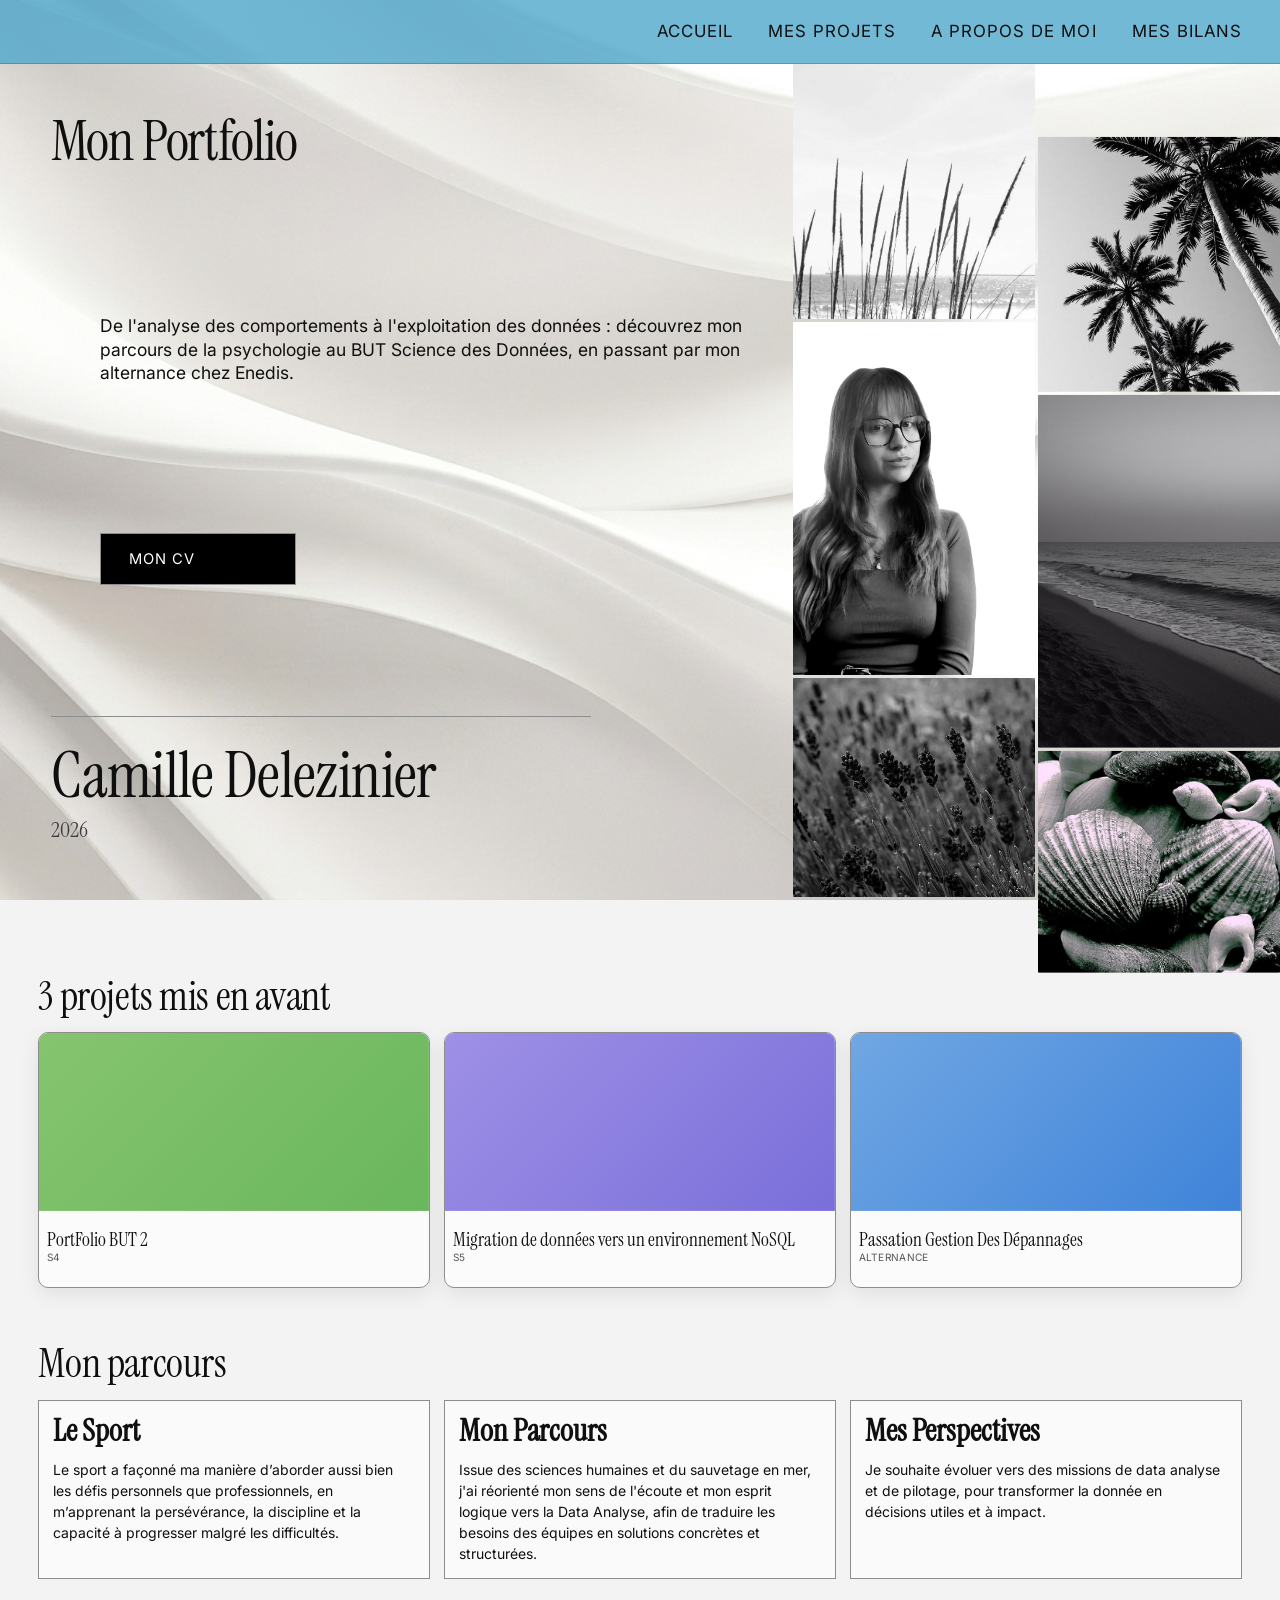
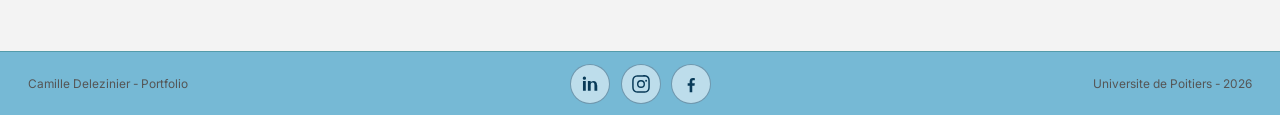
<file: index.html>
﻿<!doctype html>
<html lang="fr">
<head>
  <meta charset="UTF-8" />
  <meta name="viewport" content="width=device-width, initial-scale=1.0" />
  <title>Mon Portfolio — Camille Delezinier</title>
  <link rel="preconnect" href="https://fonts.googleapis.com">
  <link rel="preconnect" href="https://fonts.gstatic.com" crossorigin>
  <link href="https://fonts.googleapis.com/css2?family=Instrument+Serif:ital@0;1&family=Inter:wght@300;400;500&display=swap" rel="stylesheet">
  <link rel="stylesheet" href="styles.css" />
</head>
<body>
  <header class="top-nav" aria-label="Navigation principale">
    <nav>
      <a href="index.html">Accueil</a>
      <a href="src/mes-projets.html">Mes projets</a>
      <a class="nav-about-link" href="src/a-propos.html">A propos de moi</a>
      <a href="src/mes-bilans.html">Mes bilans</a>
    </nav>
  </header>

  <main class="hero">
    <section class="hero-left">
      <h1>Mon Portfolio</h1>
      <p class="tagline">De l'analyse des comportements à l'exploitation des données : découvrez mon parcours de la psychologie au BUT Science des Données, en passant par mon alternance chez Enedis.</p>
      <a class="cv-button" href="src/mon-cv.html">Mon CV</a>

      <div class="identity">
        <h2>Camille Delezinier</h2>
              <p class="year">2026</p>
      </div>
    </section>

    <section class="hero-right" aria-label="Galerie d'images">
      <article class="tile large" style="--img: url('picture/sunset.jpg');"></article>
      <article class="tile small" style="--img: url('picture/palmier.jpg');"></article>
      <article class="tile medium" style="--img: url('picture/photoAccueil.jpg');"></article>
      <article class="tile tall" style="--img: url('picture/mer.jpg');"></article>
      <article class="tile large" style="--img: url('picture/lavande.jpg');"></article>
      <article class="tile medium" style="--img: url('picture/coquillage.jpg');"></article>
    </section>
  </main>

  <section class="featured-projects" aria-labelledby="featured-title">
    <h2 id="featured-title">3 projets mis en avant</h2>

    <div class="projects-grid">
      <a class="project-card" href="src/projet-detail.html?slug=sae-portfolio-numerique-reflexif" aria-label="Voir le projet Anglais professionnel">
        <div class="project-image" style="--project-gradient: linear-gradient(135deg, #86c46f, #6ab75d);" aria-hidden="true"></div>
        <div class="project-card-body">
          <h3>PortFolio BUT 2</h3>
          <p class="project-tag">S4</p>
        </div>
      </a>

      <a class="project-card" href="src/projet-detail.html?slug=sae-migration-nosql-mongodb-paris" aria-label="Voir le projet Projet tutoré">
        <div class="project-image" style="--project-gradient: linear-gradient(135deg, #9e90e6, #7a6fda);" aria-hidden="true"></div>
        <div class="project-card-body">
          <h3>Migration de données vers un environnement NoSQL</h3>
          <p class="project-tag">S5</p>
        </div>
      </a>

      <a class="project-card" href="src/projet-detail.html?slug=gestion%20dépannages" aria-label="Voir le projet Visualisation de données">
        <div class="project-image" style="--project-gradient: linear-gradient(135deg, #70a7e3, #3f83d9);" aria-hidden="true"></div>
        <div class="project-card-body">
          <h3>Passation Gestion Des Dépannages</h3>
          <p class="project-tag">Alternance</p>
        </div>
      </a>
    </div>
  </section>

  <section class="timeline-section" aria-labelledby="timeline-title">
    <h2 id="timeline-title">Mon parcours</h2>
    <div class="timeline-grid">
      <a class="timeline-card" href="src/licence-psychologie.html">
        <h3>Le Sport</h3>
        <p>Le sport a façonné ma manière d’aborder aussi bien les défis personnels que professionnels, en m’apprenant la persévérance, la discipline et la capacité à progresser malgré les difficultés.</p>
      </a>

      <a class="timeline-card" href="src/maintenant.html">
        <h3>Mon Parcours</h3>
        <p>Issue des sciences humaines et du sauvetage en mer, j'ai réorienté mon sens de l'écoute et mon esprit logique vers la Data Analyse, afin de traduire les besoins des équipes en solutions concrètes et structurées.</p>
      </a>

      <a class="timeline-card" href="src/futur.html">
        <h3>Mes Perspectives</h3>
        <p>Je souhaite évoluer vers des missions de data analyse et de pilotage, pour transformer la donnée en décisions utiles et à impact.</p>
      </a>
    </div>
  </section>
      <footer class="site-footer">
    <div class="site-footer-content">
      <p>Camille Delezinier - Portfolio</p>
      <div class="footer-socials" aria-label="Reseaux sociaux">
        <a class="social-link social-linkedin" href="#" aria-label="LinkedIn">
          <svg viewBox="0 0 24 24" role="img" aria-hidden="true"><path d="M6.94 8.5H3.56V20h3.38V8.5zM5.25 3A1.97 1.97 0 1 0 5.3 7a1.97 1.97 0 0 0-.05-4zM20.44 13.41c0-3.43-1.83-5.03-4.27-5.03-1.97 0-2.85 1.08-3.34 1.84V8.5H9.45V20h3.38v-6.4c0-1.69.32-3.32 2.41-3.32 2.06 0 2.09 1.93 2.09 3.43V20h3.38v-6.59z"/></svg>
        </a>
        <a class="social-link social-instagram" href="#" aria-label="Instagram">
          <svg viewBox="0 0 24 24" role="img" aria-hidden="true"><path d="M12 7.2A4.8 4.8 0 1 0 12 16.8 4.8 4.8 0 0 0 12 7.2zm0 7.92A3.12 3.12 0 1 1 12 8.88a3.12 3.12 0 0 1 0 6.24zm6.12-8.12a1.12 1.12 0 1 0 0 2.24 1.12 1.12 0 0 0 0-2.24zM12 3.2c2.86 0 3.2.01 4.34.06 1.05.05 1.62.22 2 .37.5.19.86.42 1.23.8.38.37.61.73.8 1.23.15.38.32.95.37 2 .05 1.14.06 1.48.06 4.34s-.01 3.2-.06 4.34c-.05 1.05-.22 1.62-.37 2-.19.5-.42.86-.8 1.23-.37.38-.73.61-1.23.8-.38.15-.95.32-2 .37-1.14.05-1.48.06-4.34.06s-3.2-.01-4.34-.06c-1.05-.05-1.62-.22-2-.37a3.32 3.32 0 0 1-2.03-2.03c-.15-.38-.32-.95-.37-2C3.21 15.2 3.2 14.86 3.2 12s.01-3.2.06-4.34c.05-1.05.22-1.62.37-2 .19-.5.42-.86.8-1.23.37-.38.73-.61 1.23-.8.38-.15.95-.32 2-.37 1.14-.05 1.48-.06 4.34-.06m0-1.7c-2.9 0-3.27.01-4.42.06-1.15.05-1.93.24-2.62.51a5 5 0 0 0-1.8 1.17A5 5 0 0 0 1.99 5.1c-.27.69-.46 1.47-.51 2.62C1.43 8.87 1.42 9.24 1.42 12s.01 3.13.06 4.28c.05 1.15.24 1.93.51 2.62a5 5 0 0 0 1.17 1.8 5 5 0 0 0 1.8 1.17c.69.27 1.47.46 2.62.51 1.15.05 1.52.06 4.42.06s3.27-.01 4.42-.06c1.15-.05 1.93-.24 2.62-.51a5.12 5.12 0 0 0 2.97-2.97c.27-.69.46-1.47.51-2.62.05-1.15.06-1.52.06-4.42s-.01-3.27-.06-4.42c-.05-1.15-.24-1.93-.51-2.62a5 5 0 0 0-1.17-1.8 5 5 0 0 0-1.8-1.17c-.69-.27-1.47-.46-2.62-.51C15.27 1.51 14.9 1.5 12 1.5z"/></svg>
        </a>
        <a class="social-link social-facebook" href="#" aria-label="Facebook">
          <svg viewBox="0 0 24 24" role="img" aria-hidden="true"><path d="M13.5 22v-8h2.7l.4-3h-3.1V9.1c0-.87.25-1.46 1.5-1.46h1.6V4.96c-.28-.04-1.23-.12-2.33-.12-2.31 0-3.9 1.4-3.9 3.97V11H8v3h2.4v8h3.1z"/></svg>
        </a>
      </div>
      <p>Universite de Poitiers - 2026</p>
    </div>
  </footer>
</body>
</html>
</file>
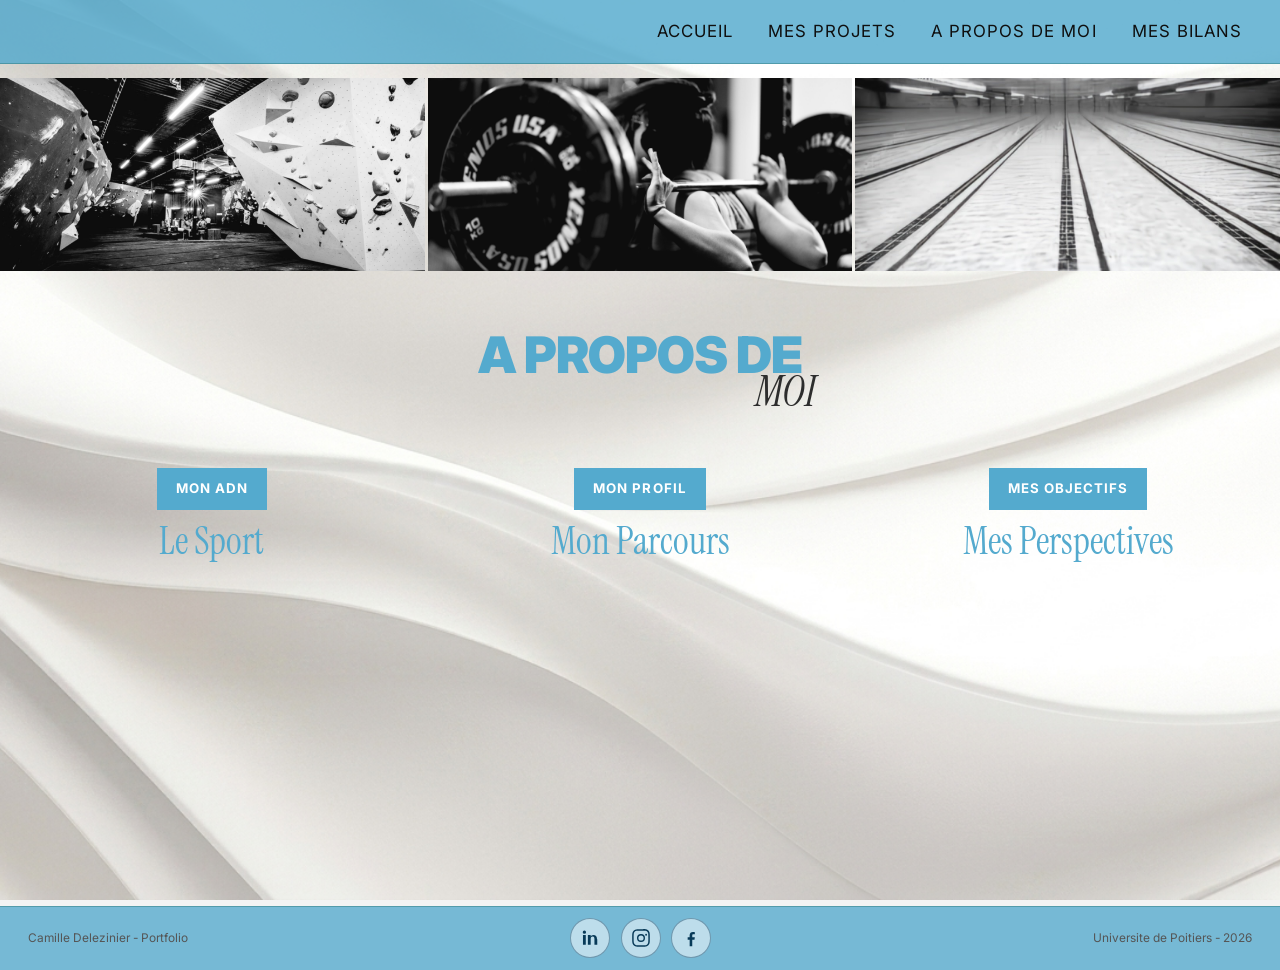
<file: src/a-propos.html>
﻿<!doctype html>
<html lang="fr">
<head>
  <meta charset="UTF-8" />
  <meta name="viewport" content="width=device-width, initial-scale=1.0" />
  <title>A propos de moi — Portfolio</title>
  <link rel="preconnect" href="https://fonts.googleapis.com">
  <link rel="preconnect" href="https://fonts.gstatic.com" crossorigin>
  <link href="https://fonts.googleapis.com/css2?family=Instrument+Serif:ital@0;1&family=Inter:wght@300;400;500&display=swap" rel="stylesheet">
  <link rel="stylesheet" href="../styles.css" />
</head>
<body>
  <header class="top-nav" aria-label="Navigation principale">
    <nav>
      <a href="../index.html">Accueil</a>
      <a href="mes-projets.html">Mes projets</a>
      <a href="a-propos.html">A propos de moi</a>
      <a href="mes-bilans.html">Mes bilans</a>
    </nav>
  </header>

  <main class="about-page">
    <div class="about-images-section">
      <div class="about-image-box"></div>
      <div class="about-image-box"></div>
      <div class="about-image-box"></div>
    </div>

    <section class="about-intro">
      <h1>A PROPOS DE <span class="moi">MOI</span></h1>
    </section>

    <div class="about-timeline">
      <div class="timeline-item">
        <a class="timeline-label avant" href="licence-psychologie.html">MON ADN</a>
        <h3>Le Sport</h3>
      </div>

      <div class="timeline-item">
        <a class="timeline-label maintenant" href="maintenant.html">MON PROFIL</a>
        <h3>Mon Parcours</h3>
      </div>

      <div class="timeline-item">
        <a class="timeline-label apres" href="futur.html">MES OBJECTIFS</a>
        <h3>Mes Perspectives</h3>
      </div>
    </div>








  </main>
      <footer class="site-footer">
    <div class="site-footer-content">
      <p>Camille Delezinier - Portfolio</p>
      <div class="footer-socials" aria-label="Reseaux sociaux">
        <a class="social-link social-linkedin" href="#" aria-label="LinkedIn">
          <svg viewBox="0 0 24 24" role="img" aria-hidden="true"><path d="M6.94 8.5H3.56V20h3.38V8.5zM5.25 3A1.97 1.97 0 1 0 5.3 7a1.97 1.97 0 0 0-.05-4zM20.44 13.41c0-3.43-1.83-5.03-4.27-5.03-1.97 0-2.85 1.08-3.34 1.84V8.5H9.45V20h3.38v-6.4c0-1.69.32-3.32 2.41-3.32 2.06 0 2.09 1.93 2.09 3.43V20h3.38v-6.59z"/></svg>
        </a>
        <a class="social-link social-instagram" href="#" aria-label="Instagram">
          <svg viewBox="0 0 24 24" role="img" aria-hidden="true"><path d="M12 7.2A4.8 4.8 0 1 0 12 16.8 4.8 4.8 0 0 0 12 7.2zm0 7.92A3.12 3.12 0 1 1 12 8.88a3.12 3.12 0 0 1 0 6.24zm6.12-8.12a1.12 1.12 0 1 0 0 2.24 1.12 1.12 0 0 0 0-2.24zM12 3.2c2.86 0 3.2.01 4.34.06 1.05.05 1.62.22 2 .37.5.19.86.42 1.23.8.38.37.61.73.8 1.23.15.38.32.95.37 2 .05 1.14.06 1.48.06 4.34s-.01 3.2-.06 4.34c-.05 1.05-.22 1.62-.37 2-.19.5-.42.86-.8 1.23-.37.38-.73.61-1.23.8-.38.15-.95.32-2 .37-1.14.05-1.48.06-4.34.06s-3.2-.01-4.34-.06c-1.05-.05-1.62-.22-2-.37a3.32 3.32 0 0 1-2.03-2.03c-.15-.38-.32-.95-.37-2C3.21 15.2 3.2 14.86 3.2 12s.01-3.2.06-4.34c.05-1.05.22-1.62.37-2 .19-.5.42-.86.8-1.23.37-.38.73-.61 1.23-.8.38-.15.95-.32 2-.37 1.14-.05 1.48-.06 4.34-.06m0-1.7c-2.9 0-3.27.01-4.42.06-1.15.05-1.93.24-2.62.51a5 5 0 0 0-1.8 1.17A5 5 0 0 0 1.99 5.1c-.27.69-.46 1.47-.51 2.62C1.43 8.87 1.42 9.24 1.42 12s.01 3.13.06 4.28c.05 1.15.24 1.93.51 2.62a5 5 0 0 0 1.17 1.8 5 5 0 0 0 1.8 1.17c.69.27 1.47.46 2.62.51 1.15.05 1.52.06 4.42.06s3.27-.01 4.42-.06c1.15-.05 1.93-.24 2.62-.51a5.12 5.12 0 0 0 2.97-2.97c.27-.69.46-1.47.51-2.62.05-1.15.06-1.52.06-4.42s-.01-3.27-.06-4.42c-.05-1.15-.24-1.93-.51-2.62a5 5 0 0 0-1.17-1.8 5 5 0 0 0-1.8-1.17c-.69-.27-1.47-.46-2.62-.51C15.27 1.51 14.9 1.5 12 1.5z"/></svg>
        </a>
        <a class="social-link social-facebook" href="#" aria-label="Facebook">
          <svg viewBox="0 0 24 24" role="img" aria-hidden="true"><path d="M13.5 22v-8h2.7l.4-3h-3.1V9.1c0-.87.25-1.46 1.5-1.46h1.6V4.96c-.28-.04-1.23-.12-2.33-.12-2.31 0-3.9 1.4-3.9 3.97V11H8v3h2.4v8h3.1z"/></svg>
        </a>
      </div>
      <p>Universite de Poitiers - 2026</p>
    </div>
  </footer>
</body>
</html>
</file>
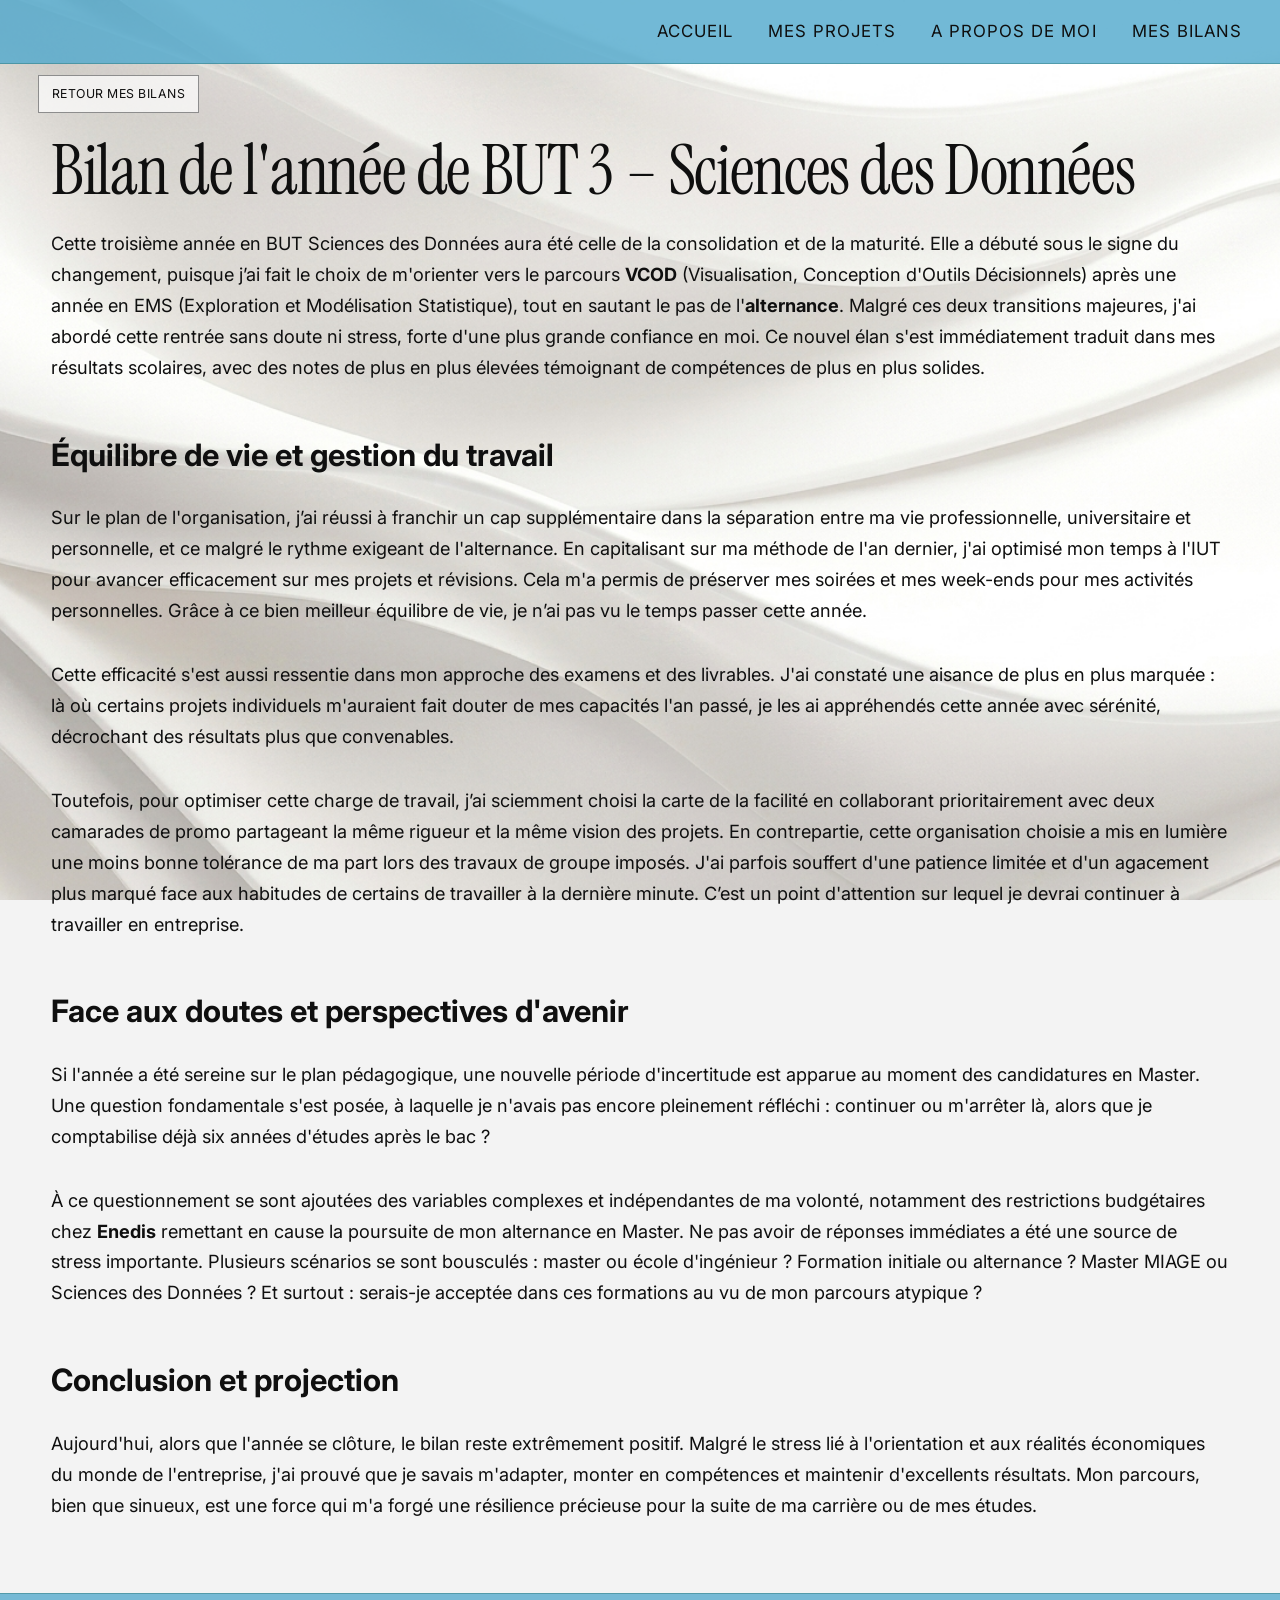
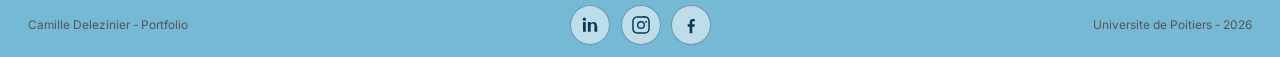
<file: src/But-3.html>
﻿<!doctype html>
<html lang="fr">
<head>
  <meta charset="UTF-8" />
  <meta name="viewport" content="width=device-width, initial-scale=1.0" />
  <title>Mon bilan de 3e année — Portfolio</title>
  <link rel="preconnect" href="https://fonts.googleapis.com">
  <link rel="preconnect" href="https://fonts.gstatic.com" crossorigin>
  <link href="https://fonts.googleapis.com/css2?family=Instrument+Serif:ital@0;1&family=Inter:wght@300;400;500&display=swap" rel="stylesheet">
  <link rel="stylesheet" href="../styles.css" />
  <style>
    .project-page.project-page--compact {
      gap: 1.2rem;
    }

    .project-page.project-page--compact h1 {
      font-size: clamp(3rem, 6vw, 4.9rem);
      margin-bottom: 0.6rem;
    }

    .project-page.project-page--compact h3 {
      font-size: clamp(1.5rem, 2.5vw, 2.2rem);
      margin: 1rem 0 0.35rem;
    }

    .project-page.project-page--compact p {
      margin: 0 0 1.15rem;
    }
  </style>
</head>
<body>
  <header class="top-nav" aria-label="Navigation principale">
    <nav>
      <a href="../index.html">Accueil</a>
      <a href="mes-projets.html">Mes projets</a>
      <a href="a-propos.html">A propos de moi</a>
      <a href="mes-bilans.html">Mes bilans</a>
    </nav>
  </header>

  <a class="back-about-button" href="mes-bilans.html">Retour Mes bilans</a>

  <main class="project-page project-page--compact">
    <h1>Bilan de l'année de BUT 3 – Sciences des Données</h1>
    <p>Cette troisième année en BUT Sciences des Données aura été celle de la consolidation et de la maturité. Elle a débuté sous le signe du changement, puisque j’ai fait le choix de m'orienter vers le parcours <strong>VCOD</strong> (Visualisation, Conception d'Outils Décisionnels) après une année en EMS (Exploration et Modélisation Statistique), tout en sautant le pas de l'<strong>alternance</strong>. Malgré ces deux transitions majeures, j'ai abordé cette rentrée sans doute ni stress, forte d'une plus grande confiance en moi. Ce nouvel élan s'est immédiatement traduit dans mes résultats scolaires, avec des notes de plus en plus élevées témoignant de compétences de plus en plus solides.</p>

    <h3>Équilibre de vie et gestion du travail</h3>
    <p>Sur le plan de l'organisation, j’ai réussi à franchir un cap supplémentaire dans la séparation entre ma vie professionnelle, universitaire et personnelle, et ce malgré le rythme exigeant de l'alternance. En capitalisant sur ma méthode de l'an dernier, j'ai optimisé mon temps à l'IUT pour avancer efficacement sur mes projets et révisions. Cela m'a permis de préserver mes soirées et mes week-ends pour mes activités personnelles. Grâce à ce bien meilleur équilibre de vie, je n’ai pas vu le temps passer cette année.</p>
    <p>Cette efficacité s'est aussi ressentie dans mon approche des examens et des livrables. J'ai constaté une aisance de plus en plus marquée : là où certains projets individuels m'auraient fait douter de mes capacités l'an passé, je les ai appréhendés cette année avec sérénité, décrochant des résultats plus que convenables.</p>
    <p>Toutefois, pour optimiser cette charge de travail, j’ai sciemment choisi la carte de la facilité en collaborant prioritairement avec deux camarades de promo partageant la même rigueur et la même vision des projets. En contrepartie, cette organisation choisie a mis en lumière une moins bonne tolérance de ma part lors des travaux de groupe imposés. J'ai parfois souffert d'une patience limitée et d'un agacement plus marqué face aux habitudes de certains de travailler à la dernière minute. C’est un point d'attention sur lequel je devrai continuer à travailler en entreprise.</p>

    <h3>Face aux doutes et perspectives d'avenir</h3>
    <p>Si l'année a été sereine sur le plan pédagogique, une nouvelle période d'incertitude est apparue au moment des candidatures en Master. Une question fondamentale s'est posée, à laquelle je n'avais pas encore pleinement réfléchi : continuer ou m'arrêter là, alors que je comptabilise déjà six années d'études après le bac ?</p>

    <p>À ce questionnement se sont ajoutées des variables complexes et indépendantes de ma volonté, notamment des restrictions budgétaires chez <strong>Enedis</strong> remettant en cause la poursuite de mon alternance en Master. Ne pas avoir de réponses immédiates a été une source de stress importante. Plusieurs scénarios se sont bousculés : master ou école d'ingénieur ? Formation initiale ou alternance ? Master MIAGE ou Sciences des Données ? Et surtout : serais-je acceptée dans ces formations au vu de mon parcours atypique ?</p>

    <h3>Conclusion et projection</h3>
    <p>Aujourd'hui, alors que l'année se clôture, le bilan reste extrêmement positif. Malgré le stress lié à l'orientation et aux réalités économiques du monde de l'entreprise, j'ai prouvé que je savais m'adapter, monter en compétences et maintenir d'excellents résultats. Mon parcours, bien que sinueux, est une force qui m'a forgé une résilience précieuse pour la suite de ma carrière ou de mes études.</p>
  </main>
      <footer class="site-footer">
    <div class="site-footer-content">
      <p>Camille Delezinier - Portfolio</p>
      <div class="footer-socials" aria-label="Reseaux sociaux">
        <a class="social-link social-linkedin" href="#" aria-label="LinkedIn">
          <svg viewBox="0 0 24 24" role="img" aria-hidden="true"><path d="M6.94 8.5H3.56V20h3.38V8.5zM5.25 3A1.97 1.97 0 1 0 5.3 7a1.97 1.97 0 0 0-.05-4zM20.44 13.41c0-3.43-1.83-5.03-4.27-5.03-1.97 0-2.85 1.08-3.34 1.84V8.5H9.45V20h3.38v-6.4c0-1.69.32-3.32 2.41-3.32 2.06 0 2.09 1.93 2.09 3.43V20h3.38v-6.59z"/></svg>
        </a>
        <a class="social-link social-instagram" href="#" aria-label="Instagram">
          <svg viewBox="0 0 24 24" role="img" aria-hidden="true"><path d="M12 7.2A4.8 4.8 0 1 0 12 16.8 4.8 4.8 0 0 0 12 7.2zm0 7.92A3.12 3.12 0 1 1 12 8.88a3.12 3.12 0 0 1 0 6.24zm6.12-8.12a1.12 1.12 0 1 0 0 2.24 1.12 1.12 0 0 0 0-2.24zM12 3.2c2.86 0 3.2.01 4.34.06 1.05.05 1.62.22 2 .37.5.19.86.42 1.23.8.38.37.61.73.8 1.23.15.38.32.95.37 2 .05 1.14.06 1.48.06 4.34s-.01 3.2-.06 4.34c-.05 1.05-.22 1.62-.37 2-.19.5-.42.86-.8 1.23-.37.38-.73.61-1.23.8-.38.15-.95.32-2 .37-1.14.05-1.48.06-4.34.06s-3.2-.01-4.34-.06c-1.05-.05-1.62-.22-2-.37a3.32 3.32 0 0 1-2.03-2.03c-.15-.38-.32-.95-.37-2C3.21 15.2 3.2 14.86 3.2 12s.01-3.2.06-4.34c.05-1.05.22-1.62.37-2 .19-.5.42-.86.8-1.23.37-.38.73-.61 1.23-.8.38-.15.95-.32 2-.37 1.14-.05 1.48-.06 4.34-.06m0-1.7c-2.9 0-3.27.01-4.42.06-1.15.05-1.93.24-2.62.51a5 5 0 0 0-1.8 1.17A5 5 0 0 0 1.99 5.1c-.27.69-.46 1.47-.51 2.62C1.43 8.87 1.42 9.24 1.42 12s.01 3.13.06 4.28c.05 1.15.24 1.93.51 2.62a5 5 0 0 0 1.17 1.8 5 5 0 0 0 1.8 1.17c.69.27 1.47.46 2.62.51 1.15.05 1.52.06 4.42.06s3.27-.01 4.42-.06c1.15-.05 1.93-.24 2.62-.51a5.12 5.12 0 0 0 2.97-2.97c.27-.69.46-1.47.51-2.62.05-1.15.06-1.52.06-4.42s-.01-3.27-.06-4.42c-.05-1.15-.24-1.93-.51-2.62a5 5 0 0 0-1.17-1.8 5 5 0 0 0-1.8-1.17c-.69-.27-1.47-.46-2.62-.51C15.27 1.51 14.9 1.5 12 1.5z"/></svg>
        </a>
        <a class="social-link social-facebook" href="#" aria-label="Facebook">
          <svg viewBox="0 0 24 24" role="img" aria-hidden="true"><path d="M13.5 22v-8h2.7l.4-3h-3.1V9.1c0-.87.25-1.46 1.5-1.46h1.6V4.96c-.28-.04-1.23-.12-2.33-.12-2.31 0-3.9 1.4-3.9 3.97V11H8v3h2.4v8h3.1z"/></svg>
        </a>
      </div>
      <p>Universite de Poitiers - 2026</p>
    </div>
  </footer>
</body>
</html>
</file>
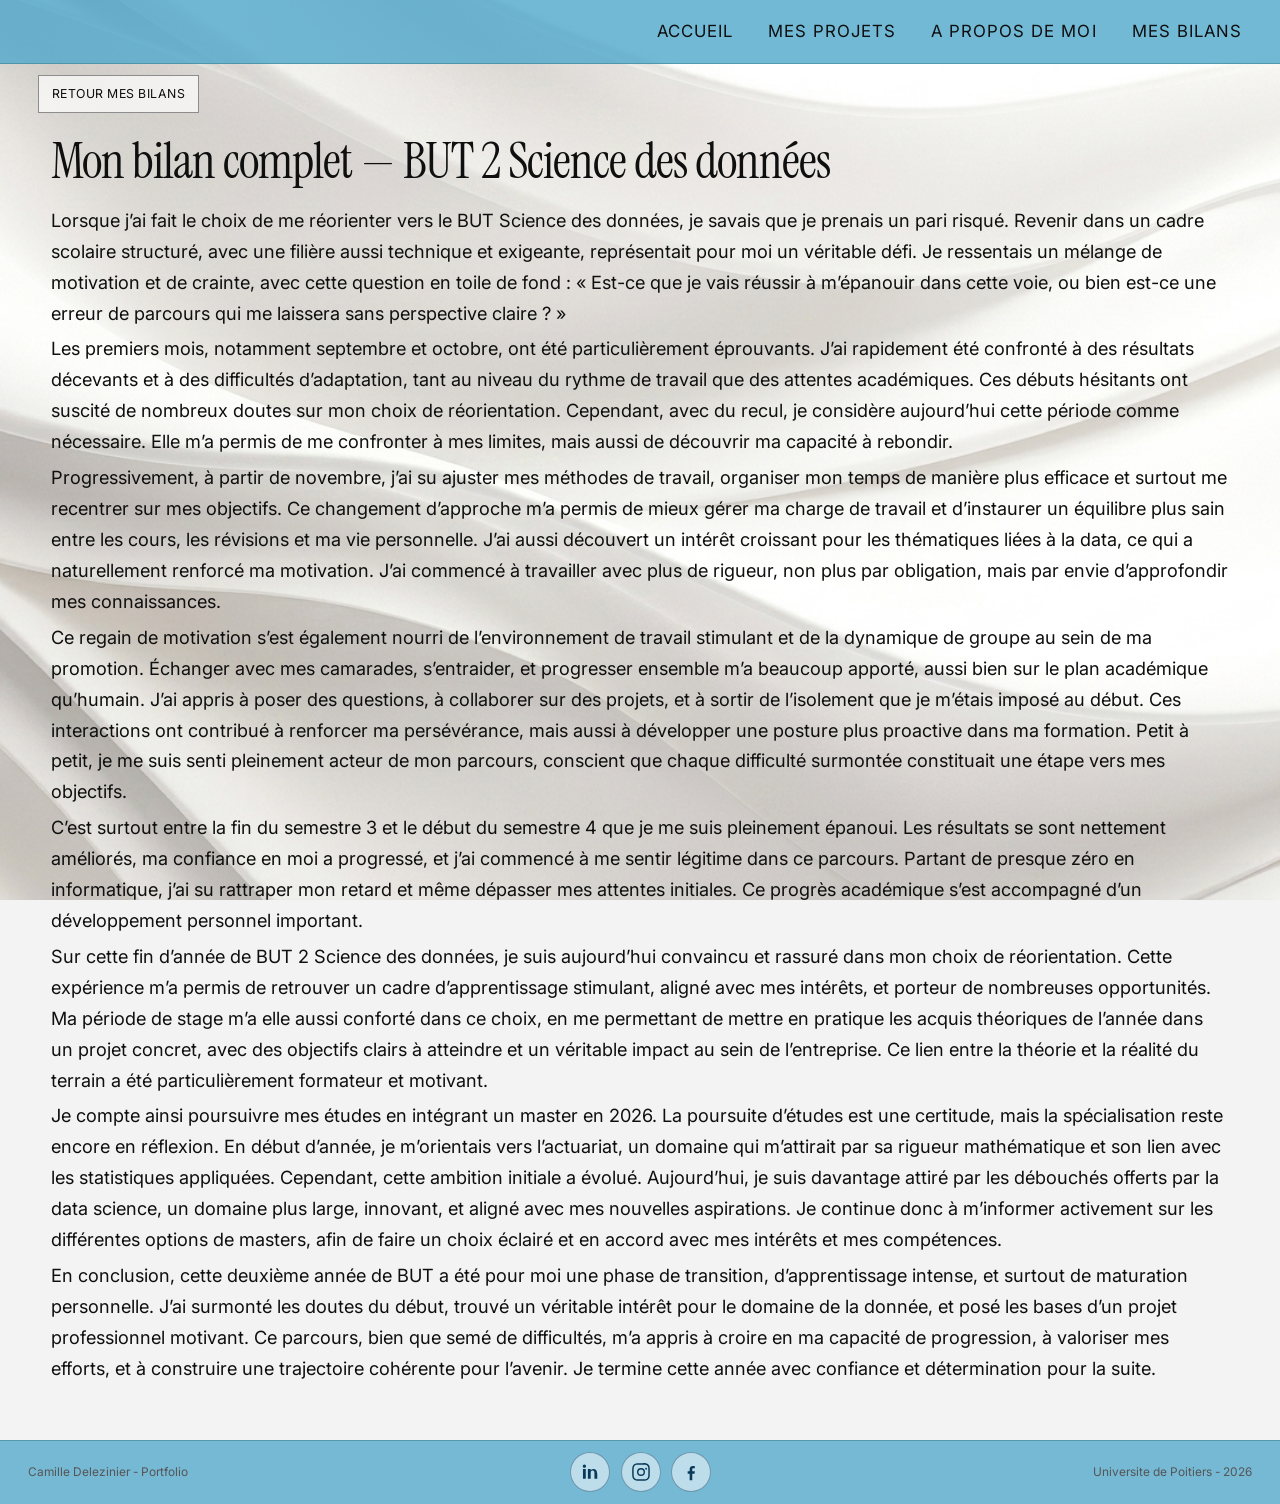
<file: src/but-science-donnees.html>
﻿<!doctype html>
<html lang="fr">
<head>
  <meta charset="UTF-8" />
  <meta name="viewport" content="width=device-width, initial-scale=1.0" />
  <title>Mon BUT Science des donnees — Portfolio</title>
  <link rel="preconnect" href="https://fonts.googleapis.com">
  <link rel="preconnect" href="https://fonts.gstatic.com" crossorigin>
  <link href="https://fonts.googleapis.com/css2?family=Instrument+Serif:ital@0;1&family=Inter:wght@300;400;500&display=swap" rel="stylesheet">
  <link rel="stylesheet" href="../styles.css" />
</head>
<body>
  <header class="top-nav" aria-label="Navigation principale">
    <nav>
      <a href="../index.html">Accueil</a>
      <a href="mes-projets.html">Mes projets</a>
      <a href="a-propos.html">A propos de moi</a>
      <a href="mes-bilans.html">Mes bilans</a>
    </nav>
  </header>

  <a class="back-about-button" href="mes-bilans.html">Retour Mes bilans</a>

  <main class="project-page project-page--compact">
    <h1>Mon bilan complet — BUT 2 Science des données</h1>
    <p>Lorsque j’ai fait le choix de me réorienter vers le BUT Science des données, je savais que je prenais un pari risqué. Revenir dans un cadre scolaire structuré, avec une filière aussi technique et exigeante, représentait pour moi un véritable défi. Je ressentais un mélange de motivation et de crainte, avec cette question en toile de fond : « Est-ce que je vais réussir à m’épanouir dans cette voie, ou bien est-ce une erreur de parcours qui me laissera sans perspective claire ? »</p>

    <p>Les premiers mois, notamment septembre et octobre, ont été particulièrement éprouvants. J’ai rapidement été confronté à des résultats décevants et à des difficultés d’adaptation, tant au niveau du rythme de travail que des attentes académiques. Ces débuts hésitants ont suscité de nombreux doutes sur mon choix de réorientation. Cependant, avec du recul, je considère aujourd’hui cette période comme nécessaire. Elle m’a permis de me confronter à mes limites, mais aussi de découvrir ma capacité à rebondir.</p>

    <p>Progressivement, à partir de novembre, j’ai su ajuster mes méthodes de travail, organiser mon temps de manière plus efficace et surtout me recentrer sur mes objectifs. Ce changement d’approche m’a permis de mieux gérer ma charge de travail et d’instaurer un équilibre plus sain entre les cours, les révisions et ma vie personnelle. J’ai aussi découvert un intérêt croissant pour les thématiques liées à la data, ce qui a naturellement renforcé ma motivation. J’ai commencé à travailler avec plus de rigueur, non plus par obligation, mais par envie d’approfondir mes connaissances.</p>

    <p>Ce regain de motivation s’est également nourri de l’environnement de travail stimulant et de la dynamique de groupe au sein de ma promotion. Échanger avec mes camarades, s’entraider, et progresser ensemble m’a beaucoup apporté, aussi bien sur le plan académique qu’humain. J’ai appris à poser des questions, à collaborer sur des projets, et à sortir de l’isolement que je m’étais imposé au début. Ces interactions ont contribué à renforcer ma persévérance, mais aussi à développer une posture plus proactive dans ma formation. Petit à petit, je me suis senti pleinement acteur de mon parcours, conscient que chaque difficulté surmontée constituait une étape vers mes objectifs.</p>

    <p>C’est surtout entre la fin du semestre 3 et le début du semestre 4 que je me suis pleinement épanoui. Les résultats se sont nettement améliorés, ma confiance en moi a progressé, et j’ai commencé à me sentir légitime dans ce parcours. Partant de presque zéro en informatique, j’ai su rattraper mon retard et même dépasser mes attentes initiales. Ce progrès académique s’est accompagné d’un développement personnel important.</p>

    <p>Sur cette fin d’année de BUT 2 Science des données, je suis aujourd’hui convaincu et rassuré dans mon choix de réorientation. Cette expérience m’a permis de retrouver un cadre d’apprentissage stimulant, aligné avec mes intérêts, et porteur de nombreuses opportunités. Ma période de stage m’a elle aussi conforté dans ce choix, en me permettant de mettre en pratique les acquis théoriques de l’année dans un projet concret, avec des objectifs clairs à atteindre et un véritable impact au sein de l’entreprise. Ce lien entre la théorie et la réalité du terrain a été particulièrement formateur et motivant.</p>

    <p>Je compte ainsi poursuivre mes études en intégrant un master en 2026. La poursuite d’études est une certitude, mais la spécialisation reste encore en réflexion. En début d’année, je m’orientais vers l’actuariat, un domaine qui m’attirait par sa rigueur mathématique et son lien avec les statistiques appliquées. Cependant, cette ambition initiale a évolué. Aujourd’hui, je suis davantage attiré par les débouchés offerts par la data science, un domaine plus large, innovant, et aligné avec mes nouvelles aspirations. Je continue donc à m’informer activement sur les différentes options de masters, afin de faire un choix éclairé et en accord avec mes intérêts et mes compétences.</p>

    <p>En conclusion, cette deuxième année de BUT a été pour moi une phase de transition, d’apprentissage intense, et surtout de maturation personnelle. J’ai surmonté les doutes du début, trouvé un véritable intérêt pour le domaine de la donnée, et posé les bases d’un projet professionnel motivant. Ce parcours, bien que semé de difficultés, m’a appris à croire en ma capacité de progression, à valoriser mes efforts, et à construire une trajectoire cohérente pour l’avenir. Je termine cette année avec confiance et détermination pour la suite.</p>
  </main>
      <footer class="site-footer">
    <div class="site-footer-content">
      <p>Camille Delezinier - Portfolio</p>
      <div class="footer-socials" aria-label="Reseaux sociaux">
        <a class="social-link social-linkedin" href="#" aria-label="LinkedIn">
          <svg viewBox="0 0 24 24" role="img" aria-hidden="true"><path d="M6.94 8.5H3.56V20h3.38V8.5zM5.25 3A1.97 1.97 0 1 0 5.3 7a1.97 1.97 0 0 0-.05-4zM20.44 13.41c0-3.43-1.83-5.03-4.27-5.03-1.97 0-2.85 1.08-3.34 1.84V8.5H9.45V20h3.38v-6.4c0-1.69.32-3.32 2.41-3.32 2.06 0 2.09 1.93 2.09 3.43V20h3.38v-6.59z"/></svg>
        </a>
        <a class="social-link social-instagram" href="#" aria-label="Instagram">
          <svg viewBox="0 0 24 24" role="img" aria-hidden="true"><path d="M12 7.2A4.8 4.8 0 1 0 12 16.8 4.8 4.8 0 0 0 12 7.2zm0 7.92A3.12 3.12 0 1 1 12 8.88a3.12 3.12 0 0 1 0 6.24zm6.12-8.12a1.12 1.12 0 1 0 0 2.24 1.12 1.12 0 0 0 0-2.24zM12 3.2c2.86 0 3.2.01 4.34.06 1.05.05 1.62.22 2 .37.5.19.86.42 1.23.8.38.37.61.73.8 1.23.15.38.32.95.37 2 .05 1.14.06 1.48.06 4.34s-.01 3.2-.06 4.34c-.05 1.05-.22 1.62-.37 2-.19.5-.42.86-.8 1.23-.37.38-.73.61-1.23.8-.38.15-.95.32-2 .37-1.14.05-1.48.06-4.34.06s-3.2-.01-4.34-.06c-1.05-.05-1.62-.22-2-.37a3.32 3.32 0 0 1-2.03-2.03c-.15-.38-.32-.95-.37-2C3.21 15.2 3.2 14.86 3.2 12s.01-3.2.06-4.34c.05-1.05.22-1.62.37-2 .19-.5.42-.86.8-1.23.37-.38.73-.61 1.23-.8.38-.15.95-.32 2-.37 1.14-.05 1.48-.06 4.34-.06m0-1.7c-2.9 0-3.27.01-4.42.06-1.15.05-1.93.24-2.62.51a5 5 0 0 0-1.8 1.17A5 5 0 0 0 1.99 5.1c-.27.69-.46 1.47-.51 2.62C1.43 8.87 1.42 9.24 1.42 12s.01 3.13.06 4.28c.05 1.15.24 1.93.51 2.62a5 5 0 0 0 1.17 1.8 5 5 0 0 0 1.8 1.17c.69.27 1.47.46 2.62.51 1.15.05 1.52.06 4.42.06s3.27-.01 4.42-.06c1.15-.05 1.93-.24 2.62-.51a5.12 5.12 0 0 0 2.97-2.97c.27-.69.46-1.47.51-2.62.05-1.15.06-1.52.06-4.42s-.01-3.27-.06-4.42c-.05-1.15-.24-1.93-.51-2.62a5 5 0 0 0-1.17-1.8 5 5 0 0 0-1.8-1.17c-.69-.27-1.47-.46-2.62-.51C15.27 1.51 14.9 1.5 12 1.5z"/></svg>
        </a>
        <a class="social-link social-facebook" href="#" aria-label="Facebook">
          <svg viewBox="0 0 24 24" role="img" aria-hidden="true"><path d="M13.5 22v-8h2.7l.4-3h-3.1V9.1c0-.87.25-1.46 1.5-1.46h1.6V4.96c-.28-.04-1.23-.12-2.33-.12-2.31 0-3.9 1.4-3.9 3.97V11H8v3h2.4v8h3.1z"/></svg>
        </a>
      </div>
      <p>Universite de Poitiers - 2026</p>
    </div>
  </footer>
</body>
</html>
</file>
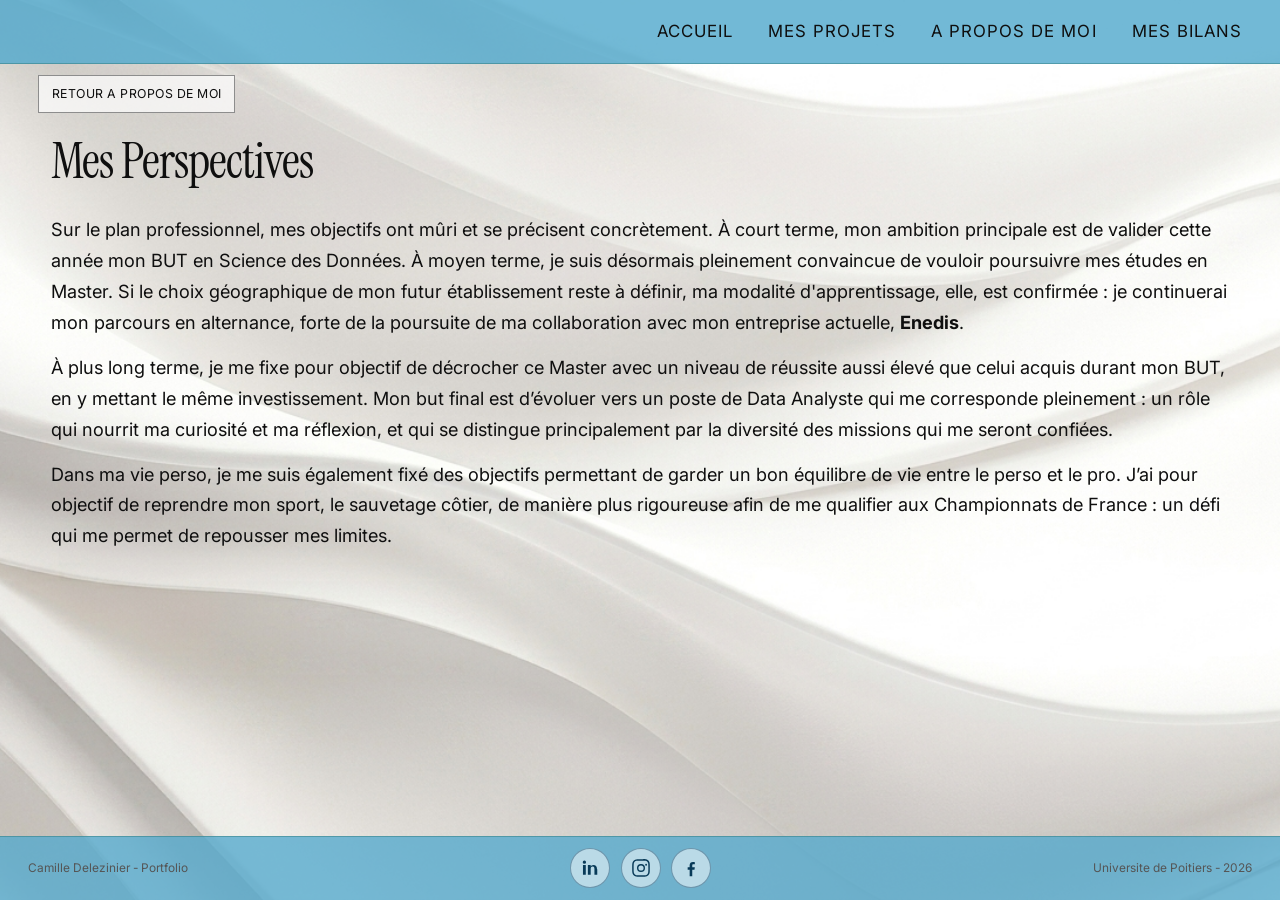
<file: src/futur.html>
<!doctype html>
<html lang="fr">
<head>
  <meta charset="UTF-8" />
  <meta name="viewport" content="width=device-width, initial-scale=1.0" />
  <title>Mon futur — Portfolio</title>
  <link rel="preconnect" href="https://fonts.googleapis.com">
  <link rel="preconnect" href="https://fonts.gstatic.com" crossorigin>
  <link href="https://fonts.googleapis.com/css2?family=Instrument+Serif:ital@0;1&family=Inter:wght@300;400;500&display=swap" rel="stylesheet">
  <link rel="stylesheet" href="../styles.css" />
</head>
<body>
  <header class="top-nav" aria-label="Navigation principale">
    <nav>
      <a href="../index.html">Accueil</a>
      <a href="mes-projets.html">Mes projets</a>
      <a href="a-propos.html">A propos de moi</a>
      <a href="mes-bilans.html">Mes bilans</a>
    </nav>
  </header>

  <a class="back-about-button" href="a-propos.html">Retour A propos de moi</a>

  <main class="project-page">
    <h1>Mes Perspectives</h1>
    <p>Sur le plan professionnel, mes objectifs ont mûri et se précisent concrètement. À court terme, mon ambition principale est de valider cette année mon BUT en Science des Données. À moyen terme, je suis désormais pleinement convaincue de vouloir poursuivre mes études en Master. Si le choix géographique de mon futur établissement reste à définir, ma modalité d'apprentissage, elle, est confirmée : je continuerai mon parcours en alternance, forte de la poursuite de ma collaboration avec mon entreprise actuelle, <strong>Enedis</strong>.</p>

    <p>À plus long terme, je me fixe pour objectif de décrocher ce Master avec un niveau de réussite aussi élevé que celui acquis durant mon BUT, en y mettant le même investissement. Mon but final est d’évoluer vers un poste de Data Analyste qui me corresponde pleinement : un rôle qui nourrit ma curiosité et ma réflexion, et qui se distingue principalement par la diversité des missions qui me seront confiées.</p>

    <p>Dans ma vie perso, je me suis également fixé des objectifs permettant de garder un bon équilibre de vie entre le perso et le pro. J’ai pour objectif de reprendre mon sport, le sauvetage côtier, de manière plus rigoureuse afin de me qualifier aux Championnats de France : un défi qui me permet de repousser mes limites.</p>
  </main>
      <footer class="site-footer">
    <div class="site-footer-content">
      <p>Camille Delezinier - Portfolio</p>
      <div class="footer-socials" aria-label="Reseaux sociaux">
        <a class="social-link social-linkedin" href="#" aria-label="LinkedIn">
          <svg viewBox="0 0 24 24" role="img" aria-hidden="true"><path d="M6.94 8.5H3.56V20h3.38V8.5zM5.25 3A1.97 1.97 0 1 0 5.3 7a1.97 1.97 0 0 0-.05-4zM20.44 13.41c0-3.43-1.83-5.03-4.27-5.03-1.97 0-2.85 1.08-3.34 1.84V8.5H9.45V20h3.38v-6.4c0-1.69.32-3.32 2.41-3.32 2.06 0 2.09 1.93 2.09 3.43V20h3.38v-6.59z"/></svg>
        </a>
        <a class="social-link social-instagram" href="#" aria-label="Instagram">
          <svg viewBox="0 0 24 24" role="img" aria-hidden="true"><path d="M12 7.2A4.8 4.8 0 1 0 12 16.8 4.8 4.8 0 0 0 12 7.2zm0 7.92A3.12 3.12 0 1 1 12 8.88a3.12 3.12 0 0 1 0 6.24zm6.12-8.12a1.12 1.12 0 1 0 0 2.24 1.12 1.12 0 0 0 0-2.24zM12 3.2c2.86 0 3.2.01 4.34.06 1.05.05 1.62.22 2 .37.5.19.86.42 1.23.8.38.37.61.73.8 1.23.15.38.32.95.37 2 .05 1.14.06 1.48.06 4.34s-.01 3.2-.06 4.34c-.05 1.05-.22 1.62-.37 2-.19.5-.42.86-.8 1.23-.37.38-.73.61-1.23.8-.38.15-.95.32-2 .37-1.14.05-1.48.06-4.34.06s-3.2-.01-4.34-.06c-1.05-.05-1.62-.22-2-.37a3.32 3.32 0 0 1-2.03-2.03c-.15-.38-.32-.95-.37-2C3.21 15.2 3.2 14.86 3.2 12s.01-3.2.06-4.34c.05-1.05.22-1.62.37-2 .19-.5.42-.86.8-1.23.37-.38.73-.61 1.23-.8.38-.15.95-.32 2-.37 1.14-.05 1.48-.06 4.34-.06m0-1.7c-2.9 0-3.27.01-4.42.06-1.15.05-1.93.24-2.62.51a5 5 0 0 0-1.8 1.17A5 5 0 0 0 1.99 5.1c-.27.69-.46 1.47-.51 2.62C1.43 8.87 1.42 9.24 1.42 12s.01 3.13.06 4.28c.05 1.15.24 1.93.51 2.62a5 5 0 0 0 1.17 1.8 5 5 0 0 0 1.8 1.17c.69.27 1.47.46 2.62.51 1.15.05 1.52.06 4.42.06s3.27-.01 4.42-.06c1.15-.05 1.93-.24 2.62-.51a5.12 5.12 0 0 0 2.97-2.97c.27-.69.46-1.47.51-2.62.05-1.15.06-1.52.06-4.42s-.01-3.27-.06-4.42c-.05-1.15-.24-1.93-.51-2.62a5 5 0 0 0-1.17-1.8 5 5 0 0 0-1.8-1.17c-.69-.27-1.47-.46-2.62-.51C15.27 1.51 14.9 1.5 12 1.5z"/></svg>
        </a>
        <a class="social-link social-facebook" href="#" aria-label="Facebook">
          <svg viewBox="0 0 24 24" role="img" aria-hidden="true"><path d="M13.5 22v-8h2.7l.4-3h-3.1V9.1c0-.87.25-1.46 1.5-1.46h1.6V4.96c-.28-.04-1.23-.12-2.33-.12-2.31 0-3.9 1.4-3.9 3.97V11H8v3h2.4v8h3.1z"/></svg>
        </a>
      </div>
      <p>Universite de Poitiers - 2026</p>
    </div>
  </footer>
</body>
</html>
</file>
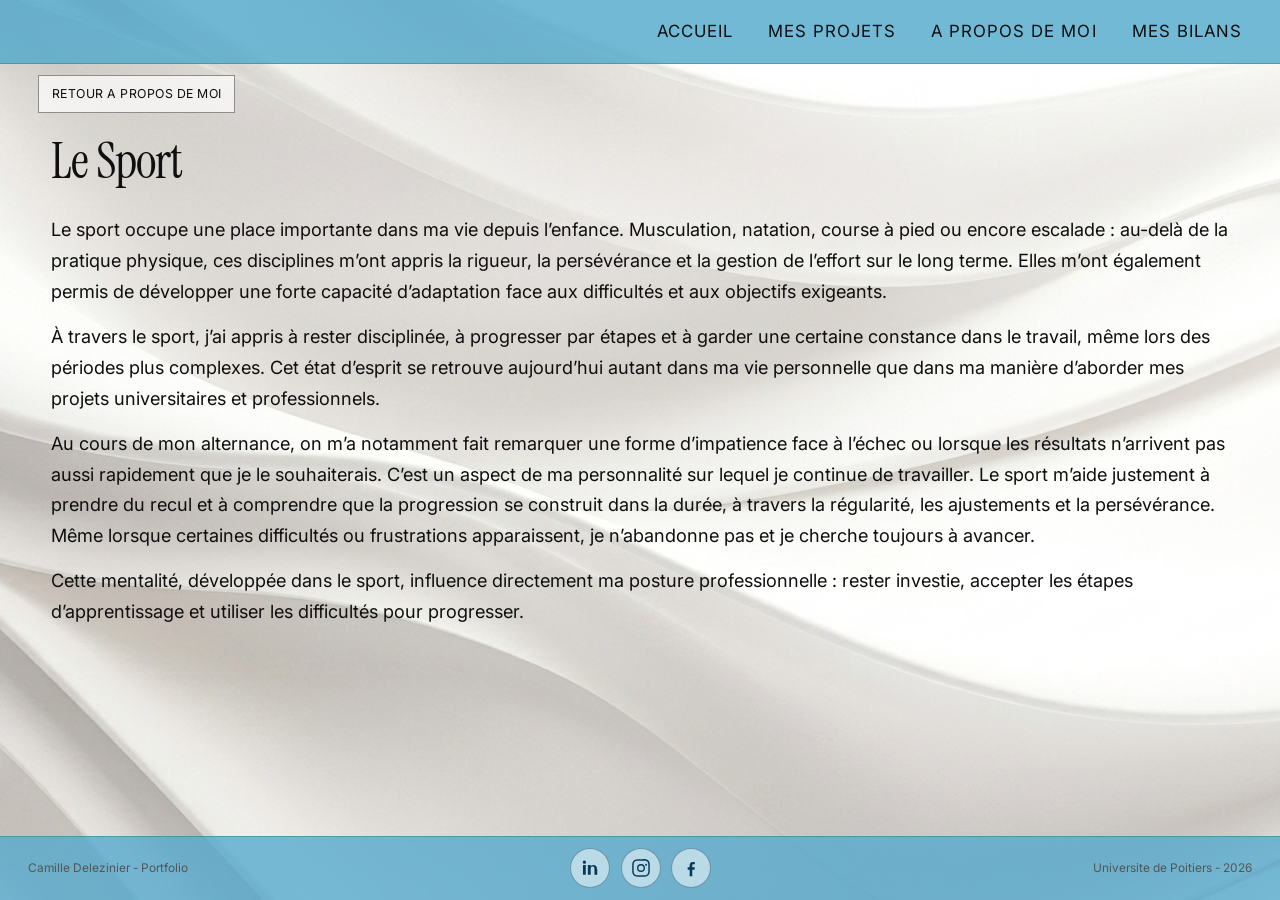
<file: src/licence-psychologie.html>
﻿<!doctype html>
<html lang="fr">
<head>
  <meta charset="UTF-8" />
  <meta name="viewport" content="width=device-width, initial-scale=1.0" />
  <title>Ma licence de Psychologie — Portfolio</title>
  <link rel="preconnect" href="https://fonts.googleapis.com">
  <link rel="preconnect" href="https://fonts.gstatic.com" crossorigin>
  <link href="https://fonts.googleapis.com/css2?family=Instrument+Serif:ital@0;1&family=Inter:wght@300;400;500&display=swap" rel="stylesheet">
  <link rel="stylesheet" href="../styles.css" />
</head>
<body>
  <header class="top-nav" aria-label="Navigation principale">
    <nav>
      <a href="../index.html">Accueil</a>
      <a href="mes-projets.html">Mes projets</a>
      <a href="a-propos.html">A propos de moi</a>
      <a href="mes-bilans.html">Mes bilans</a>
    </nav>
  </header>

  <a class="back-about-button" href="a-propos.html">Retour A propos de moi</a>

  <main class="project-page">
    <h1>Le Sport</h1>
    <p>Le sport occupe une place importante dans ma vie depuis l’enfance. Musculation, natation, course à pied ou encore escalade : au-delà de la pratique physique, ces disciplines m’ont appris la rigueur, la persévérance et la gestion de l’effort sur le long terme. Elles m’ont également permis de développer une forte capacité d’adaptation face aux difficultés et aux objectifs exigeants.</p>

    <p>À travers le sport, j’ai appris à rester disciplinée, à progresser par étapes et à garder une certaine constance dans le travail, même lors des périodes plus complexes. Cet état d’esprit se retrouve aujourd’hui autant dans ma vie personnelle que dans ma manière d’aborder mes projets universitaires et professionnels.</p>

    <p>Au cours de mon alternance, on m’a notamment fait remarquer une forme d’impatience face à l’échec ou lorsque les résultats n’arrivent pas aussi rapidement que je le souhaiterais. C’est un aspect de ma personnalité sur lequel je continue de travailler. Le sport m’aide justement à prendre du recul et à comprendre que la progression se construit dans la durée, à travers la régularité, les ajustements et la persévérance. Même lorsque certaines difficultés ou frustrations apparaissent, je n’abandonne pas et je cherche toujours à avancer.</p>

    <p>Cette mentalité, développée dans le sport, influence directement ma posture professionnelle : rester investie, accepter les étapes d’apprentissage et utiliser les difficultés pour progresser.</p>
  </main>
      <footer class="site-footer">
    <div class="site-footer-content">
      <p>Camille Delezinier - Portfolio</p>
      <div class="footer-socials" aria-label="Reseaux sociaux">
        <a class="social-link social-linkedin" href="#" aria-label="LinkedIn">
          <svg viewBox="0 0 24 24" role="img" aria-hidden="true"><path d="M6.94 8.5H3.56V20h3.38V8.5zM5.25 3A1.97 1.97 0 1 0 5.3 7a1.97 1.97 0 0 0-.05-4zM20.44 13.41c0-3.43-1.83-5.03-4.27-5.03-1.97 0-2.85 1.08-3.34 1.84V8.5H9.45V20h3.38v-6.4c0-1.69.32-3.32 2.41-3.32 2.06 0 2.09 1.93 2.09 3.43V20h3.38v-6.59z"/></svg>
        </a>
        <a class="social-link social-instagram" href="#" aria-label="Instagram">
          <svg viewBox="0 0 24 24" role="img" aria-hidden="true"><path d="M12 7.2A4.8 4.8 0 1 0 12 16.8 4.8 4.8 0 0 0 12 7.2zm0 7.92A3.12 3.12 0 1 1 12 8.88a3.12 3.12 0 0 1 0 6.24zm6.12-8.12a1.12 1.12 0 1 0 0 2.24 1.12 1.12 0 0 0 0-2.24zM12 3.2c2.86 0 3.2.01 4.34.06 1.05.05 1.62.22 2 .37.5.19.86.42 1.23.8.38.37.61.73.8 1.23.15.38.32.95.37 2 .05 1.14.06 1.48.06 4.34s-.01 3.2-.06 4.34c-.05 1.05-.22 1.62-.37 2-.19.5-.42.86-.8 1.23-.37.38-.73.61-1.23.8-.38.15-.95.32-2 .37-1.14.05-1.48.06-4.34.06s-3.2-.01-4.34-.06c-1.05-.05-1.62-.22-2-.37a3.32 3.32 0 0 1-2.03-2.03c-.15-.38-.32-.95-.37-2C3.21 15.2 3.2 14.86 3.2 12s.01-3.2.06-4.34c.05-1.05.22-1.62.37-2 .19-.5.42-.86.8-1.23.37-.38.73-.61 1.23-.8.38-.15.95-.32 2-.37 1.14-.05 1.48-.06 4.34-.06m0-1.7c-2.9 0-3.27.01-4.42.06-1.15.05-1.93.24-2.62.51a5 5 0 0 0-1.8 1.17A5 5 0 0 0 1.99 5.1c-.27.69-.46 1.47-.51 2.62C1.43 8.87 1.42 9.24 1.42 12s.01 3.13.06 4.28c.05 1.15.24 1.93.51 2.62a5 5 0 0 0 1.17 1.8 5 5 0 0 0 1.8 1.17c.69.27 1.47.46 2.62.51 1.15.05 1.52.06 4.42.06s3.27-.01 4.42-.06c1.15-.05 1.93-.24 2.62-.51a5.12 5.12 0 0 0 2.97-2.97c.27-.69.46-1.47.51-2.62.05-1.15.06-1.52.06-4.42s-.01-3.27-.06-4.42c-.05-1.15-.24-1.93-.51-2.62a5 5 0 0 0-1.17-1.8 5 5 0 0 0-1.8-1.17c-.69-.27-1.47-.46-2.62-.51C15.27 1.51 14.9 1.5 12 1.5z"/></svg>
        </a>
        <a class="social-link social-facebook" href="#" aria-label="Facebook">
          <svg viewBox="0 0 24 24" role="img" aria-hidden="true"><path d="M13.5 22v-8h2.7l.4-3h-3.1V9.1c0-.87.25-1.46 1.5-1.46h1.6V4.96c-.28-.04-1.23-.12-2.33-.12-2.31 0-3.9 1.4-3.9 3.97V11H8v3h2.4v8h3.1z"/></svg>
        </a>
      </div>
      <p>Universite de Poitiers - 2026</p>
    </div>
  </footer>
</body>
</html>
</file>
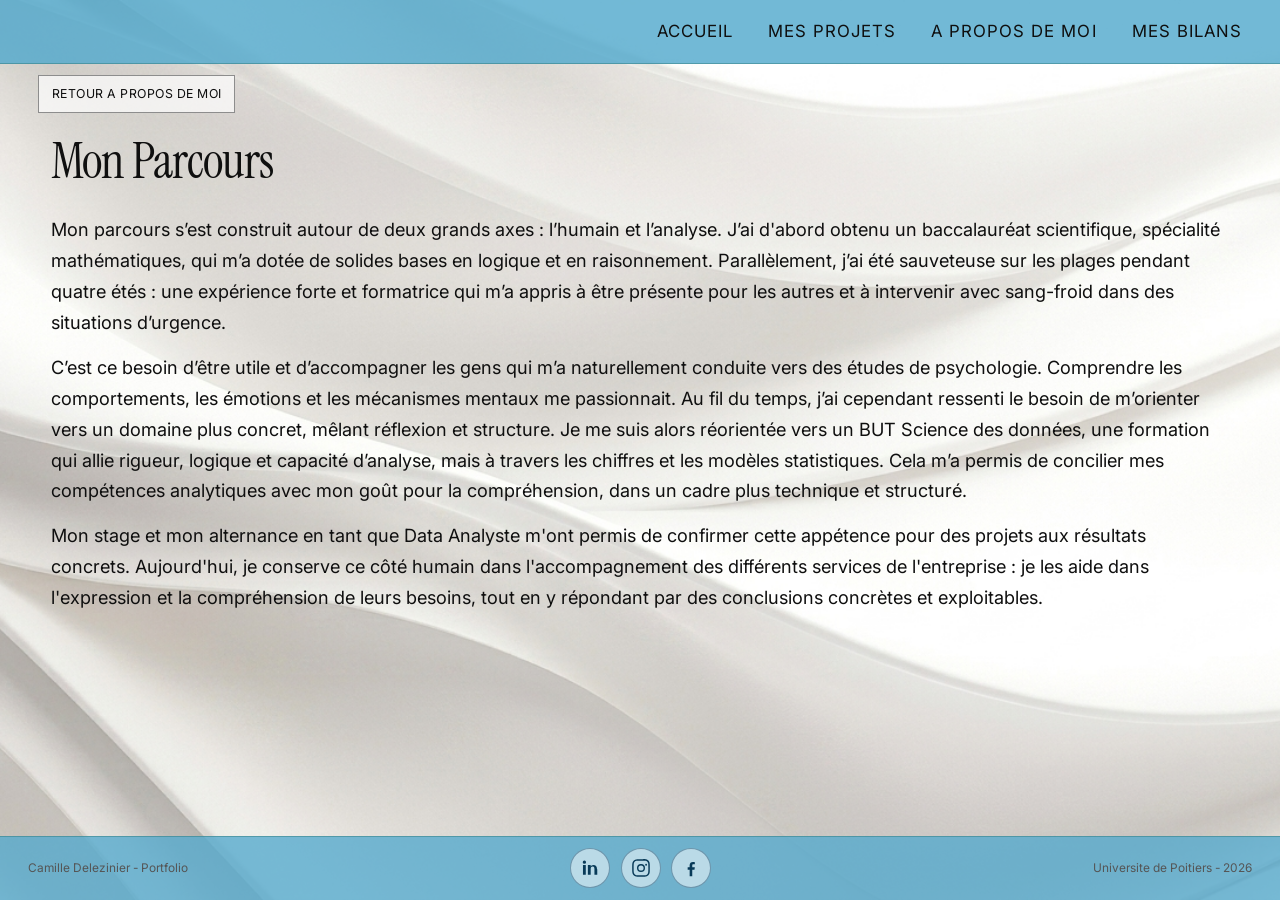
<file: src/maintenant.html>
<!doctype html>
<html lang="fr">
<head>
  <meta charset="UTF-8" />
  <meta name="viewport" content="width=device-width, initial-scale=1.0" />
  <title>Mon maintenant — Portfolio</title>
  <link rel="preconnect" href="https://fonts.googleapis.com">
  <link rel="preconnect" href="https://fonts.gstatic.com" crossorigin>
  <link href="https://fonts.googleapis.com/css2?family=Instrument+Serif:ital@0;1&family=Inter:wght@300;400;500&display=swap" rel="stylesheet">
  <link rel="stylesheet" href="../styles.css" />
</head>
<body>
  <header class="top-nav" aria-label="Navigation principale">
    <nav>
      <a href="../index.html">Accueil</a>
      <a href="mes-projets.html">Mes projets</a>
      <a href="a-propos.html">A propos de moi</a>
      <a href="mes-bilans.html">Mes bilans</a>
    </nav>
  </header>

  <a class="back-about-button" href="a-propos.html">Retour A propos de moi</a>

  <main class="project-page">
    <h1>Mon Parcours</h1>
    <p>Mon parcours s’est construit autour de deux grands axes : l’humain et l’analyse. J’ai d'abord obtenu un baccalauréat scientifique, spécialité mathématiques, qui m’a dotée de solides bases en logique et en raisonnement. Parallèlement, j’ai été sauveteuse sur les plages pendant quatre étés : une expérience forte et formatrice qui m’a appris à être présente pour les autres et à intervenir avec sang-froid dans des situations d’urgence.</p>

    <p>C’est ce besoin d’être utile et d’accompagner les gens qui m’a naturellement conduite vers des études de psychologie. Comprendre les comportements, les émotions et les mécanismes mentaux me passionnait. Au fil du temps, j’ai cependant ressenti le besoin de m’orienter vers un domaine plus concret, mêlant réflexion et structure. Je me suis alors réorientée vers un BUT Science des données, une formation qui allie rigueur, logique et capacité d’analyse, mais à travers les chiffres et les modèles statistiques. Cela m’a permis de concilier mes compétences analytiques avec mon goût pour la compréhension, dans un cadre plus technique et structuré.</p>

    <p>Mon stage et mon alternance en tant que Data Analyste m'ont permis de confirmer cette appétence pour des projets aux résultats concrets. Aujourd'hui, je conserve ce côté humain dans l'accompagnement des différents services de l'entreprise : je les aide dans l'expression et la compréhension de leurs besoins, tout en y répondant par des conclusions concrètes et exploitables.</p>
  </main>
      <footer class="site-footer">
    <div class="site-footer-content">
      <p>Camille Delezinier - Portfolio</p>
      <div class="footer-socials" aria-label="Reseaux sociaux">
        <a class="social-link social-linkedin" href="#" aria-label="LinkedIn">
          <svg viewBox="0 0 24 24" role="img" aria-hidden="true"><path d="M6.94 8.5H3.56V20h3.38V8.5zM5.25 3A1.97 1.97 0 1 0 5.3 7a1.97 1.97 0 0 0-.05-4zM20.44 13.41c0-3.43-1.83-5.03-4.27-5.03-1.97 0-2.85 1.08-3.34 1.84V8.5H9.45V20h3.38v-6.4c0-1.69.32-3.32 2.41-3.32 2.06 0 2.09 1.93 2.09 3.43V20h3.38v-6.59z"/></svg>
        </a>
        <a class="social-link social-instagram" href="#" aria-label="Instagram">
          <svg viewBox="0 0 24 24" role="img" aria-hidden="true"><path d="M12 7.2A4.8 4.8 0 1 0 12 16.8 4.8 4.8 0 0 0 12 7.2zm0 7.92A3.12 3.12 0 1 1 12 8.88a3.12 3.12 0 0 1 0 6.24zm6.12-8.12a1.12 1.12 0 1 0 0 2.24 1.12 1.12 0 0 0 0-2.24zM12 3.2c2.86 0 3.2.01 4.34.06 1.05.05 1.62.22 2 .37.5.19.86.42 1.23.8.38.37.61.73.8 1.23.15.38.32.95.37 2 .05 1.14.06 1.48.06 4.34s-.01 3.2-.06 4.34c-.05 1.05-.22 1.62-.37 2-.19.5-.42.86-.8 1.23-.37.38-.73.61-1.23.8-.38.15-.95.32-2 .37-1.14.05-1.48.06-4.34.06s-3.2-.01-4.34-.06c-1.05-.05-1.62-.22-2-.37a3.32 3.32 0 0 1-2.03-2.03c-.15-.38-.32-.95-.37-2C3.21 15.2 3.2 14.86 3.2 12s.01-3.2.06-4.34c.05-1.05.22-1.62.37-2 .19-.5.42-.86.8-1.23.37-.38.73-.61 1.23-.8.38-.15.95-.32 2-.37 1.14-.05 1.48-.06 4.34-.06m0-1.7c-2.9 0-3.27.01-4.42.06-1.15.05-1.93.24-2.62.51a5 5 0 0 0-1.8 1.17A5 5 0 0 0 1.99 5.1c-.27.69-.46 1.47-.51 2.62C1.43 8.87 1.42 9.24 1.42 12s.01 3.13.06 4.28c.05 1.15.24 1.93.51 2.62a5 5 0 0 0 1.17 1.8 5 5 0 0 0 1.8 1.17c.69.27 1.47.46 2.62.51 1.15.05 1.52.06 4.42.06s3.27-.01 4.42-.06c1.15-.05 1.93-.24 2.62-.51a5.12 5.12 0 0 0 2.97-2.97c.27-.69.46-1.47.51-2.62.05-1.15.06-1.52.06-4.42s-.01-3.27-.06-4.42c-.05-1.15-.24-1.93-.51-2.62a5 5 0 0 0-1.17-1.8 5 5 0 0 0-1.8-1.17c-.69-.27-1.47-.46-2.62-.51C15.27 1.51 14.9 1.5 12 1.5z"/></svg>
        </a>
        <a class="social-link social-facebook" href="#" aria-label="Facebook">
          <svg viewBox="0 0 24 24" role="img" aria-hidden="true"><path d="M13.5 22v-8h2.7l.4-3h-3.1V9.1c0-.87.25-1.46 1.5-1.46h1.6V4.96c-.28-.04-1.23-.12-2.33-.12-2.31 0-3.9 1.4-3.9 3.97V11H8v3h2.4v8h3.1z"/></svg>
        </a>
      </div>
      <p>Universite de Poitiers - 2026</p>
    </div>
  </footer>
</body>
</html>
</file>
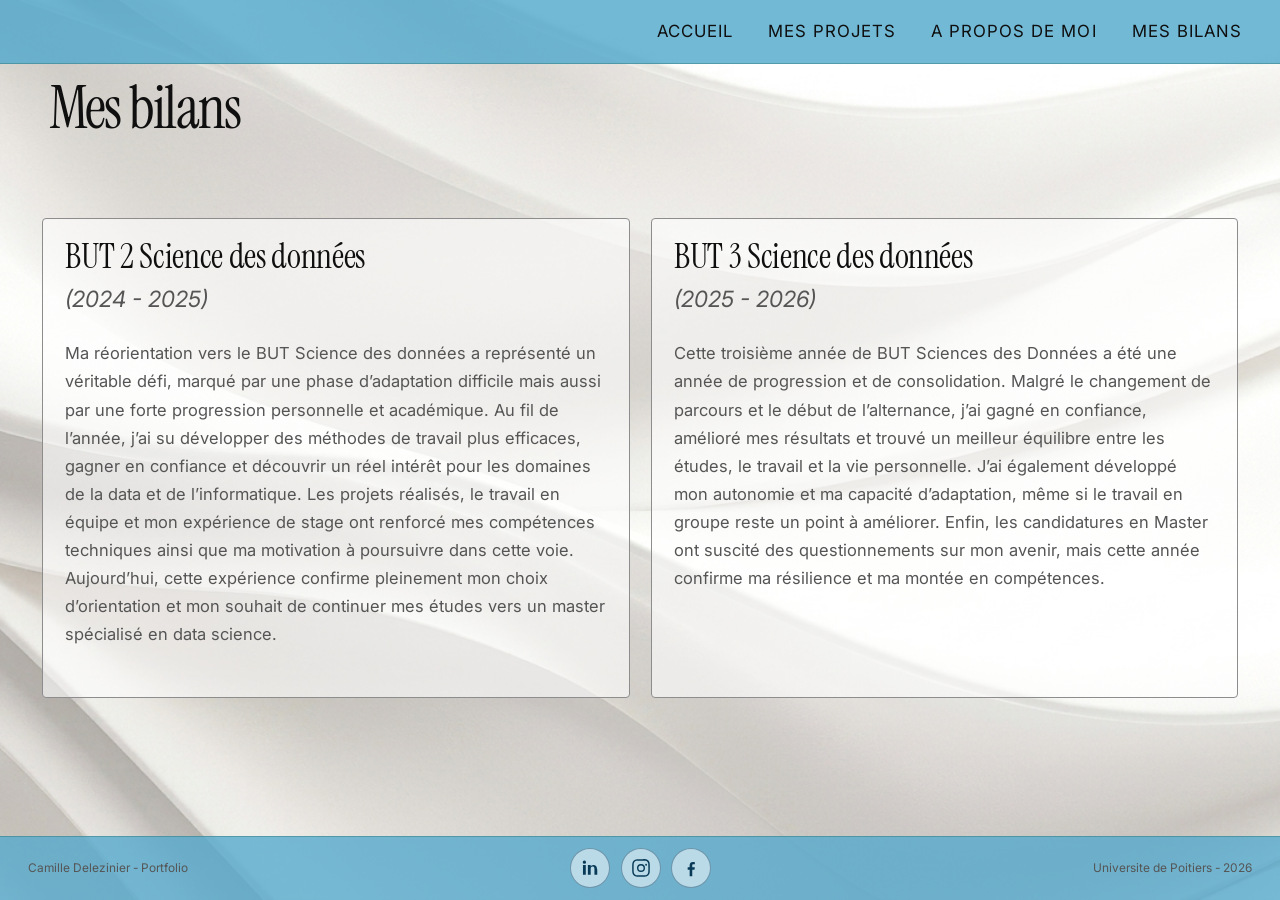
<file: src/mes-bilans.html>
﻿<!doctype html>
<html lang="fr">
<head>
  <meta charset="UTF-8" />
  <meta name="viewport" content="width=device-width, initial-scale=1.0" />
  <title>Mes bilans — Portfolio</title>
  <link rel="preconnect" href="https://fonts.googleapis.com">
  <link rel="preconnect" href="https://fonts.gstatic.com" crossorigin>
  <link href="https://fonts.googleapis.com/css2?family=Instrument+Serif:ital@0;1&family=Inter:wght@300;400;500&display=swap" rel="stylesheet">
  <link rel="stylesheet" href="../styles.css" />
  <style>
    body { height: auto; min-height: 100vh; }
    /* two fixed columns centered: control spacing between the boxes */
    /* reserve left gutter for the large title and force two fixed columns */
    main { position: relative; flex: 1; width: 100%; max-width: 100%; margin: 0; padding: 3rem clamp(1rem, 6vw, 3rem) 2rem clamp(1rem, 6vw, 3rem); display: flex; flex-direction: column; gap: 1.5rem; align-items: flex-start; overflow-x: visible; }
    main > h1 { position: absolute; top: 1.2rem; left: clamp(1.25rem, 4vw, 3.5rem); transform: none; text-align: left; margin: 0; font-family: "Instrument Serif", Georgia, serif; font-size: clamp(2.4rem, 6vw, 4.2rem); font-weight: 400; line-height: 0.92; letter-spacing: -0.03em; z-index: 2; }
    
    .bilan-item {
      background: rgba(255, 255, 255, 0.6);
      border: 1px solid #8d8d8d;
      padding: 1.6rem;
      border-radius: 4px;
      min-height: 480px;
      width: 100%;
      display: flex;
      flex-direction: column;
      justify-self: center;
    }

    .bilan-link {
      display: block;
      text-decoration: none;
      color: inherit;
      height: 100%;
    }

    .bilan-item:hover {
      transform: translateY(-4px);
      transition: transform 0.2s ease, box-shadow 0.2s ease;
      box-shadow: 0 14px 30px rgba(0, 0, 0, 0.12);
    }
    
    .bilans-row { display: grid; grid-template-columns: repeat(auto-fit, minmax(320px, 1fr)); gap: 1.5rem; width: 100%; margin: 8rem 0 0; align-items: start; }
    
    .bilan-item h2 {
      font-family: "Instrument Serif", Georgia, serif;
      font-size: clamp(1.7rem, 3.6vw, 2.4rem);
      margin: 0 0 0.5rem;
      font-weight: 400;
    }
    
    .bilan-item .year {
      font-size: 1.6rem;
      color: #555555;
      margin: 0 0 1.5rem;
      font-style: italic;
    }
    
    .bilan-item p {
      margin: 0;
      font-family: Inter, Arial, sans-serif;
      line-height: 1.7;
      color: #555555;
      font-size: 1.18rem;
    }
    
    p, a { font-family: Inter, Arial, sans-serif; color: inherit; }
  </style>
</head>
<body>
  <header class="top-nav" aria-label="Navigation principale">
    <nav>
      <a href="../index.html">Accueil</a>
      <a href="mes-projets.html">Mes projets</a>
      <a href="a-propos.html">A propos de moi</a>
      <a href="mes-bilans.html">Mes bilans</a>
    </nav>
  </header>

  <main>
    <h1>Mes bilans</h1>

    <div class="bilans-row">
      <a class="bilan-link" href="but-science-donnees.html">
        <article class="bilan-item">
          <h2>BUT 2 Science des données</h2>
          <p class="year">(2024 - 2025)</p>
          <p>Ma réorientation vers le BUT Science des données a représenté un véritable défi, marqué par une phase d’adaptation difficile mais aussi par une forte progression personnelle et académique. Au fil de l’année, j’ai su développer des méthodes de travail plus efficaces, gagner en confiance et découvrir un réel intérêt pour les domaines de la data et de l’informatique. Les projets réalisés, le travail en équipe et mon expérience de stage ont renforcé mes compétences techniques ainsi que ma motivation à poursuivre dans cette voie. Aujourd’hui, cette expérience confirme pleinement mon choix d’orientation et mon souhait de continuer mes études vers un master spécialisé en data science.</p>
        </article>
      </a>

      <a class="bilan-link" href="But-3.html">
        <article class="bilan-item">
          <h2>BUT 3 Science des données</h2>
          <p class="year">(2025 - 2026)</p>
          <p>Cette troisième année de BUT Sciences des Données a été une année de progression et de consolidation. Malgré le changement de parcours et le début de l’alternance, j’ai gagné en confiance, amélioré mes résultats et trouvé un meilleur équilibre entre les études, le travail et la vie personnelle. J’ai également développé mon autonomie et ma capacité d’adaptation, même si le travail en groupe reste un point à améliorer. Enfin, les candidatures en Master ont suscité des questionnements sur mon avenir, mais cette année confirme ma résilience et ma montée en compétences.</p>
        </article>
      </a>
    </div>
  </main>
      <footer class="site-footer">
    <div class="site-footer-content">
      <p>Camille Delezinier - Portfolio</p>
      <div class="footer-socials" aria-label="Reseaux sociaux">
        <a class="social-link social-linkedin" href="#" aria-label="LinkedIn">
          <svg viewBox="0 0 24 24" role="img" aria-hidden="true"><path d="M6.94 8.5H3.56V20h3.38V8.5zM5.25 3A1.97 1.97 0 1 0 5.3 7a1.97 1.97 0 0 0-.05-4zM20.44 13.41c0-3.43-1.83-5.03-4.27-5.03-1.97 0-2.85 1.08-3.34 1.84V8.5H9.45V20h3.38v-6.4c0-1.69.32-3.32 2.41-3.32 2.06 0 2.09 1.93 2.09 3.43V20h3.38v-6.59z"/></svg>
        </a>
        <a class="social-link social-instagram" href="#" aria-label="Instagram">
          <svg viewBox="0 0 24 24" role="img" aria-hidden="true"><path d="M12 7.2A4.8 4.8 0 1 0 12 16.8 4.8 4.8 0 0 0 12 7.2zm0 7.92A3.12 3.12 0 1 1 12 8.88a3.12 3.12 0 0 1 0 6.24zm6.12-8.12a1.12 1.12 0 1 0 0 2.24 1.12 1.12 0 0 0 0-2.24zM12 3.2c2.86 0 3.2.01 4.34.06 1.05.05 1.62.22 2 .37.5.19.86.42 1.23.8.38.37.61.73.8 1.23.15.38.32.95.37 2 .05 1.14.06 1.48.06 4.34s-.01 3.2-.06 4.34c-.05 1.05-.22 1.62-.37 2-.19.5-.42.86-.8 1.23-.37.38-.73.61-1.23.8-.38.15-.95.32-2 .37-1.14.05-1.48.06-4.34.06s-3.2-.01-4.34-.06c-1.05-.05-1.62-.22-2-.37a3.32 3.32 0 0 1-2.03-2.03c-.15-.38-.32-.95-.37-2C3.21 15.2 3.2 14.86 3.2 12s.01-3.2.06-4.34c.05-1.05.22-1.62.37-2 .19-.5.42-.86.8-1.23.37-.38.73-.61 1.23-.8.38-.15.95-.32 2-.37 1.14-.05 1.48-.06 4.34-.06m0-1.7c-2.9 0-3.27.01-4.42.06-1.15.05-1.93.24-2.62.51a5 5 0 0 0-1.8 1.17A5 5 0 0 0 1.99 5.1c-.27.69-.46 1.47-.51 2.62C1.43 8.87 1.42 9.24 1.42 12s.01 3.13.06 4.28c.05 1.15.24 1.93.51 2.62a5 5 0 0 0 1.17 1.8 5 5 0 0 0 1.8 1.17c.69.27 1.47.46 2.62.51 1.15.05 1.52.06 4.42.06s3.27-.01 4.42-.06c1.15-.05 1.93-.24 2.62-.51a5.12 5.12 0 0 0 2.97-2.97c.27-.69.46-1.47.51-2.62.05-1.15.06-1.52.06-4.42s-.01-3.27-.06-4.42c-.05-1.15-.24-1.93-.51-2.62a5 5 0 0 0-1.17-1.8 5 5 0 0 0-1.8-1.17c-.69-.27-1.47-.46-2.62-.51C15.27 1.51 14.9 1.5 12 1.5z"/></svg>
        </a>
        <a class="social-link social-facebook" href="#" aria-label="Facebook">
          <svg viewBox="0 0 24 24" role="img" aria-hidden="true"><path d="M13.5 22v-8h2.7l.4-3h-3.1V9.1c0-.87.25-1.46 1.5-1.46h1.6V4.96c-.28-.04-1.23-.12-2.33-.12-2.31 0-3.9 1.4-3.9 3.97V11H8v3h2.4v8h3.1z"/></svg>
        </a>
      </div>
      <p>Universite de Poitiers - 2026</p>
    </div>
  </footer>
</body>
</html>
</file>
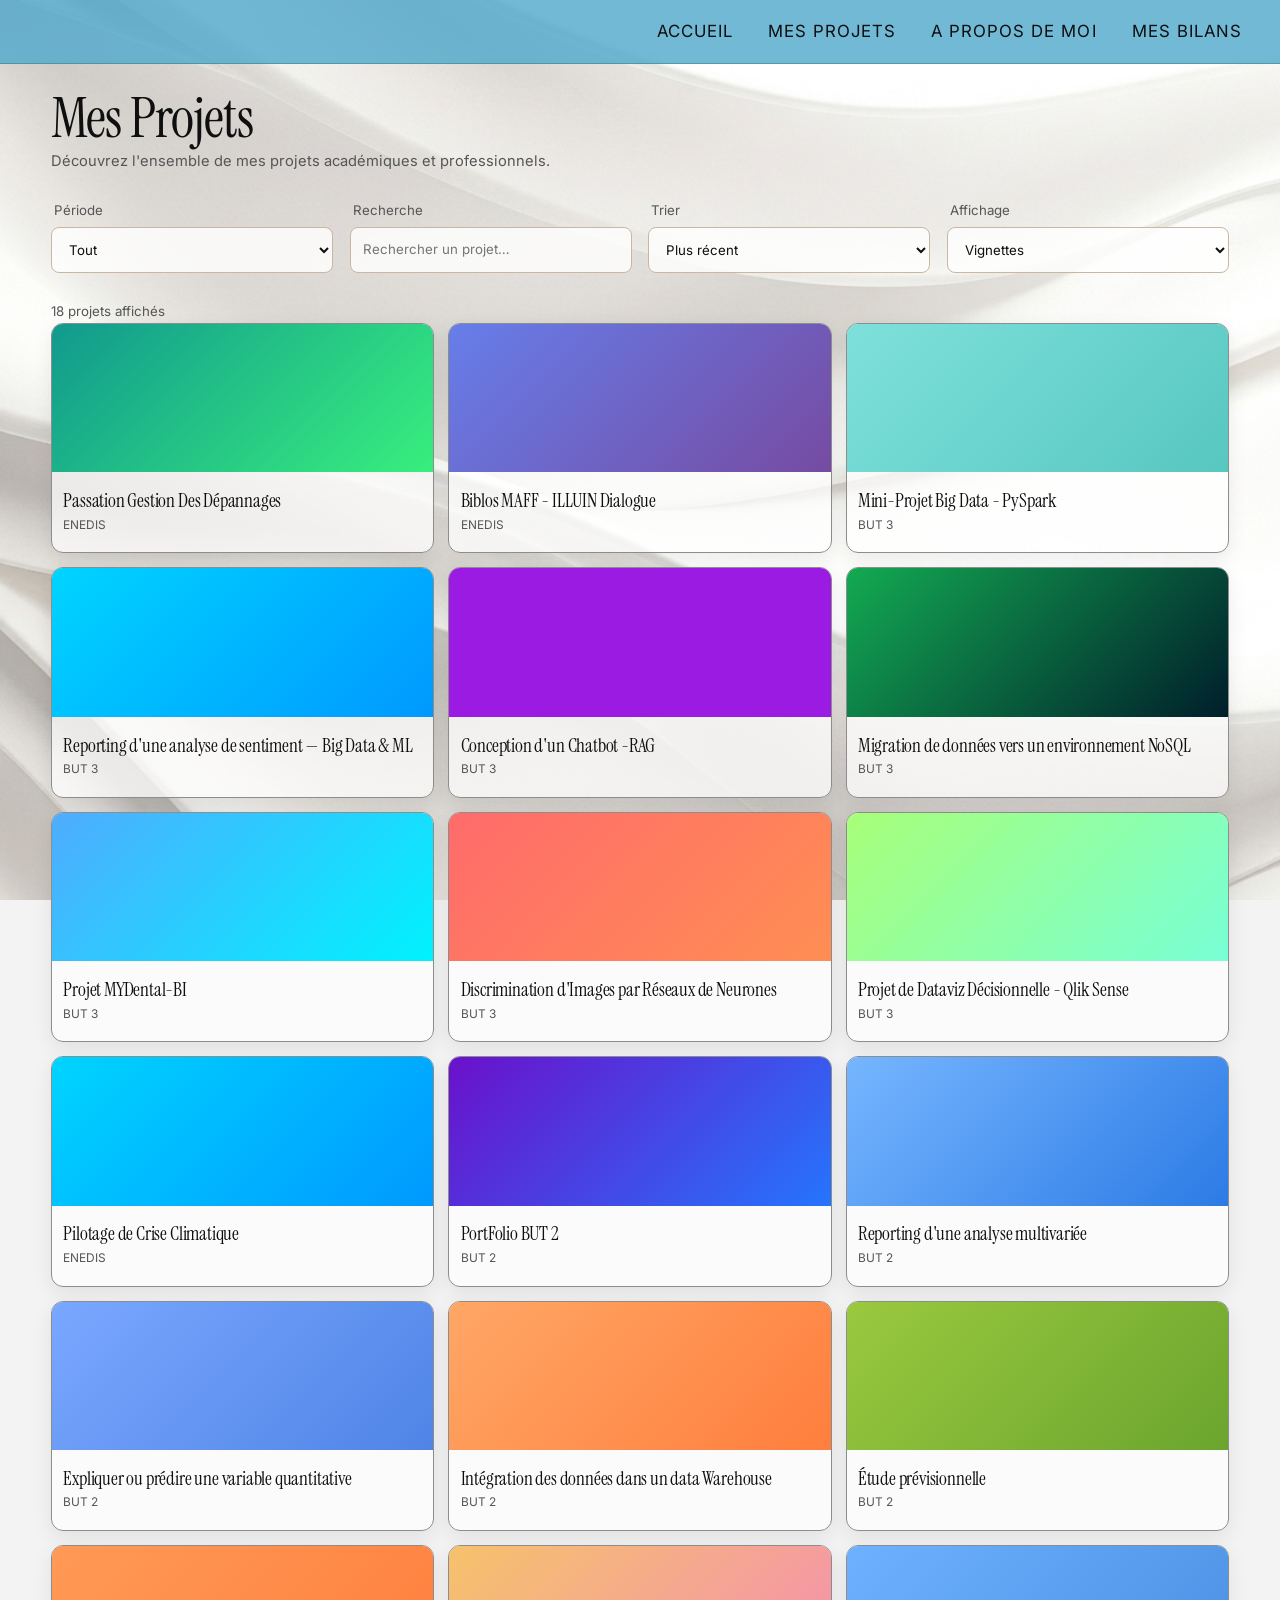
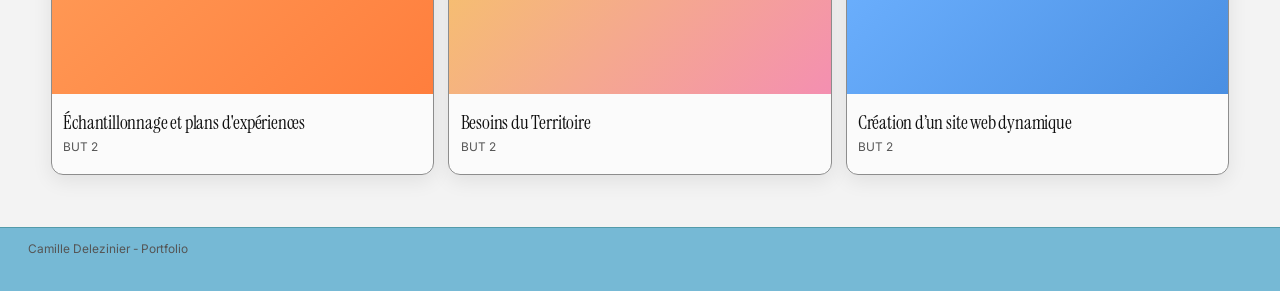
<file: src/mes-projets.html>
﻿<!doctype html>
<html lang="fr">
<head>
  <meta charset="UTF-8" />
  <meta name="viewport" content="width=device-width, initial-scale=1.0" />
  <title>Mes projets — Portfolio</title>
  <link rel="preconnect" href="https://fonts.googleapis.com">
  <link rel="preconnect" href="https://fonts.gstatic.com" crossorigin>
  <link href="https://fonts.googleapis.com/css2?family=Instrument+Serif:ital@0;1&family=Inter:wght@300;400;500&display=swap" rel="stylesheet">
  <link rel="stylesheet" href="../styles.css" />
  <script src="projects-gallery.js" defer></script>
</head>
<body>
  <header class="top-nav" aria-label="Navigation principale">
    <nav>
      <a href="../index.html">Accueil</a>
      <a href="mes-projets.html" class="active">Mes projets</a>
      <a href="a-propos.html">A propos de moi</a>
      <a href="mes-bilans.html">Mes bilans</a>
    </nav>
  </header>

  <main class="project-hub">
    <div class="project-hub-shell">
      
      <section class="project-hub-header">
        <h1>Mes Projets</h1>
        <p>Découvrez l'ensemble de mes projets académiques et professionnels.</p>
      </section>

      <div data-project-gallery></div>

    </div>
  </main>

  <footer class="site-footer">
    <div class="site-footer-content">
      <p>Camille Delezinier - Portfolio</p>
    </div>
  </footer>
</body>
</html>
</file>
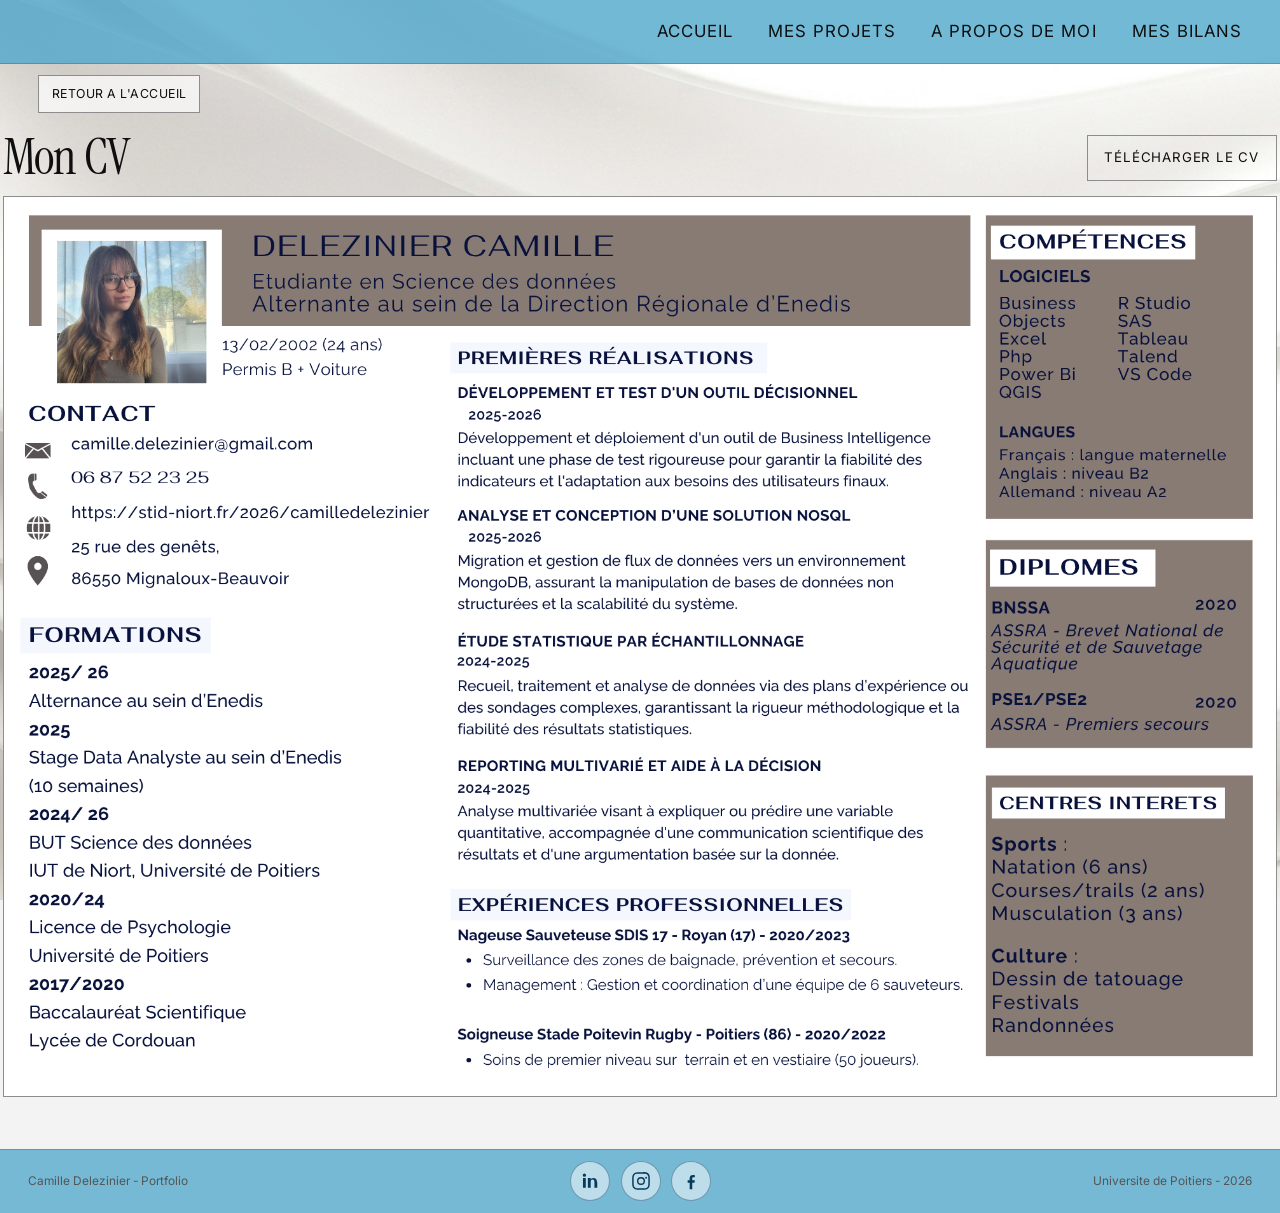
<file: src/mon-cv.html>
﻿<!doctype html>
<html lang="fr">
<head>
  <meta charset="UTF-8" />
  <meta name="viewport" content="width=device-width, initial-scale=1.0" />
  <title>Mon CV — Portfolio</title>
  <link rel="preconnect" href="https://fonts.googleapis.com">
  <link rel="preconnect" href="https://fonts.gstatic.com" crossorigin>
  <link href="https://fonts.googleapis.com/css2?family=Instrument+Serif:ital@0;1&family=Inter:wght@300;400;500&display=swap" rel="stylesheet">
  <link rel="stylesheet" href="../styles.css" />
</head>
<body>
  <header class="top-nav" aria-label="Navigation principale">
    <nav>
      <a href="../index.html">Accueil</a>
      <a href="mes-projets.html">Mes projets</a>
      <a href="a-propos.html">A propos de moi</a>
      <a href="mes-bilans.html">Mes bilans</a>
    </nav>
  </header>

  <a class="back-projects-button" href="../index.html">Retour a l'accueil</a>

  <main class="cv-main">
    <div class="cv-top">
      <h1>Mon CV</h1>
      <div class="cv-actions">
        <a class="action-button" href="../picture/CV%20Portfolio.pdf" download>Télécharger le CV</a>
      </div>
    </div>
    <figure class="cv-viewer">
      <img src="../picture/CV%20Portfolio.png" alt="CV de Camille Delezinier" />
    </figure>
  </main>
      <footer class="site-footer">
    <div class="site-footer-content">
      <p>Camille Delezinier - Portfolio</p>
      <div class="footer-socials" aria-label="Reseaux sociaux">
        <a class="social-link social-linkedin" href="#" aria-label="LinkedIn">
          <svg viewBox="0 0 24 24" role="img" aria-hidden="true"><path d="M6.94 8.5H3.56V20h3.38V8.5zM5.25 3A1.97 1.97 0 1 0 5.3 7a1.97 1.97 0 0 0-.05-4zM20.44 13.41c0-3.43-1.83-5.03-4.27-5.03-1.97 0-2.85 1.08-3.34 1.84V8.5H9.45V20h3.38v-6.4c0-1.69.32-3.32 2.41-3.32 2.06 0 2.09 1.93 2.09 3.43V20h3.38v-6.59z"/></svg>
        </a>
        <a class="social-link social-instagram" href="#" aria-label="Instagram">
          <svg viewBox="0 0 24 24" role="img" aria-hidden="true"><path d="M12 7.2A4.8 4.8 0 1 0 12 16.8 4.8 4.8 0 0 0 12 7.2zm0 7.92A3.12 3.12 0 1 1 12 8.88a3.12 3.12 0 0 1 0 6.24zm6.12-8.12a1.12 1.12 0 1 0 0 2.24 1.12 1.12 0 0 0 0-2.24zM12 3.2c2.86 0 3.2.01 4.34.06 1.05.05 1.62.22 2 .37.5.19.86.42 1.23.8.38.37.61.73.8 1.23.15.38.32.95.37 2 .05 1.14.06 1.48.06 4.34s-.01 3.2-.06 4.34c-.05 1.05-.22 1.62-.37 2-.19.5-.42.86-.8 1.23-.37.38-.73.61-1.23.8-.38.15-.95.32-2 .37-1.14.05-1.48.06-4.34.06s-3.2-.01-4.34-.06c-1.05-.05-1.62-.22-2-.37a3.32 3.32 0 0 1-2.03-2.03c-.15-.38-.32-.95-.37-2C3.21 15.2 3.2 14.86 3.2 12s.01-3.2.06-4.34c.05-1.05.22-1.62.37-2 .19-.5.42-.86.8-1.23.37-.38.73-.61 1.23-.8.38-.15.95-.32 2-.37 1.14-.05 1.48-.06 4.34-.06m0-1.7c-2.9 0-3.27.01-4.42.06-1.15.05-1.93.24-2.62.51a5 5 0 0 0-1.8 1.17A5 5 0 0 0 1.99 5.1c-.27.69-.46 1.47-.51 2.62C1.43 8.87 1.42 9.24 1.42 12s.01 3.13.06 4.28c.05 1.15.24 1.93.51 2.62a5 5 0 0 0 1.17 1.8 5 5 0 0 0 1.8 1.17c.69.27 1.47.46 2.62.51 1.15.05 1.52.06 4.42.06s3.27-.01 4.42-.06c1.15-.05 1.93-.24 2.62-.51a5.12 5.12 0 0 0 2.97-2.97c.27-.69.46-1.47.51-2.62.05-1.15.06-1.52.06-4.42s-.01-3.27-.06-4.42c-.05-1.15-.24-1.93-.51-2.62a5 5 0 0 0-1.17-1.8 5 5 0 0 0-1.8-1.17c-.69-.27-1.47-.46-2.62-.51C15.27 1.51 14.9 1.5 12 1.5z"/></svg>
        </a>
        <a class="social-link social-facebook" href="#" aria-label="Facebook">
          <svg viewBox="0 0 24 24" role="img" aria-hidden="true"><path d="M13.5 22v-8h2.7l.4-3h-3.1V9.1c0-.87.25-1.46 1.5-1.46h1.6V4.96c-.28-.04-1.23-.12-2.33-.12-2.31 0-3.9 1.4-3.9 3.97V11H8v3h2.4v8h3.1z"/></svg>
        </a>
      </div>
      <p>Universite de Poitiers - 2026</p>
    </div>
  </footer>
</body>
</html>
</file>
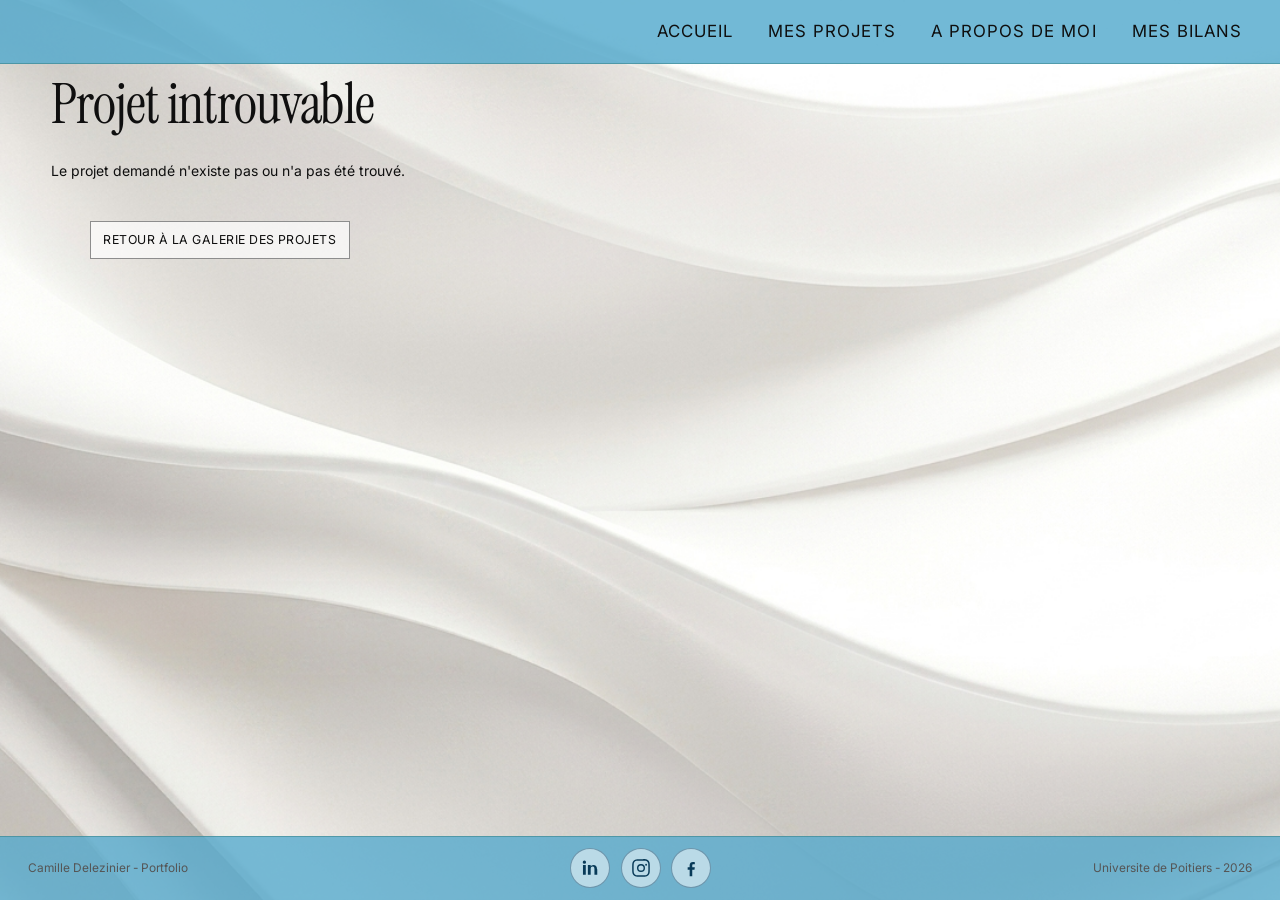
<file: src/projet-detail.html>
﻿<!doctype html>
<html lang="fr">
<head>
  <meta charset="UTF-8" />
  <meta name="viewport" content="width=device-width, initial-scale=1.0" />
  <title>Détail du projet — Portfolio</title>
  <link rel="preconnect" href="https://fonts.googleapis.com">
  <link rel="preconnect" href="https://fonts.gstatic.com" crossorigin>
  <link href="https://fonts.googleapis.com/css2?family=Instrument+Serif:ital@0;1&family=Inter:wght@300;400;500&display=swap" rel="stylesheet">
  <link rel="stylesheet" href="../styles.css" />
  <script src="projects-gallery.js" defer></script>
</head>
<body>
  <header class="top-nav" aria-label="Navigation principale">
    <nav>
      <a href="../index.html">Accueil</a>
      <a href="mes-projets.html">Mes projets</a>
      <a href="a-propos.html">A propos de moi</a>
      <a href="mes-bilans.html">Mes bilans</a>
    </nav>
  </header>

  <main data-project-detail></main>
      <footer class="site-footer">
    <div class="site-footer-content">
      <p>Camille Delezinier - Portfolio</p>
      <div class="footer-socials" aria-label="Reseaux sociaux">
        <a class="social-link social-linkedin" href="#" aria-label="LinkedIn">
          <svg viewBox="0 0 24 24" role="img" aria-hidden="true"><path d="M6.94 8.5H3.56V20h3.38V8.5zM5.25 3A1.97 1.97 0 1 0 5.3 7a1.97 1.97 0 0 0-.05-4zM20.44 13.41c0-3.43-1.83-5.03-4.27-5.03-1.97 0-2.85 1.08-3.34 1.84V8.5H9.45V20h3.38v-6.4c0-1.69.32-3.32 2.41-3.32 2.06 0 2.09 1.93 2.09 3.43V20h3.38v-6.59z"/></svg>
        </a>
        <a class="social-link social-instagram" href="#" aria-label="Instagram">
          <svg viewBox="0 0 24 24" role="img" aria-hidden="true"><path d="M12 7.2A4.8 4.8 0 1 0 12 16.8 4.8 4.8 0 0 0 12 7.2zm0 7.92A3.12 3.12 0 1 1 12 8.88a3.12 3.12 0 0 1 0 6.24zm6.12-8.12a1.12 1.12 0 1 0 0 2.24 1.12 1.12 0 0 0 0-2.24zM12 3.2c2.86 0 3.2.01 4.34.06 1.05.05 1.62.22 2 .37.5.19.86.42 1.23.8.38.37.61.73.8 1.23.15.38.32.95.37 2 .05 1.14.06 1.48.06 4.34s-.01 3.2-.06 4.34c-.05 1.05-.22 1.62-.37 2-.19.5-.42.86-.8 1.23-.37.38-.73.61-1.23.8-.38.15-.95.32-2 .37-1.14.05-1.48.06-4.34.06s-3.2-.01-4.34-.06c-1.05-.05-1.62-.22-2-.37a3.32 3.32 0 0 1-2.03-2.03c-.15-.38-.32-.95-.37-2C3.21 15.2 3.2 14.86 3.2 12s.01-3.2.06-4.34c.05-1.05.22-1.62.37-2 .19-.5.42-.86.8-1.23.37-.38.73-.61 1.23-.8.38-.15.95-.32 2-.37 1.14-.05 1.48-.06 4.34-.06m0-1.7c-2.9 0-3.27.01-4.42.06-1.15.05-1.93.24-2.62.51a5 5 0 0 0-1.8 1.17A5 5 0 0 0 1.99 5.1c-.27.69-.46 1.47-.51 2.62C1.43 8.87 1.42 9.24 1.42 12s.01 3.13.06 4.28c.05 1.15.24 1.93.51 2.62a5 5 0 0 0 1.17 1.8 5 5 0 0 0 1.8 1.17c.69.27 1.47.46 2.62.51 1.15.05 1.52.06 4.42.06s3.27-.01 4.42-.06c1.15-.05 1.93-.24 2.62-.51a5.12 5.12 0 0 0 2.97-2.97c.27-.69.46-1.47.51-2.62.05-1.15.06-1.52.06-4.42s-.01-3.27-.06-4.42c-.05-1.15-.24-1.93-.51-2.62a5 5 0 0 0-1.17-1.8 5 5 0 0 0-1.8-1.17c-.69-.27-1.47-.46-2.62-.51C15.27 1.51 14.9 1.5 12 1.5z"/></svg>
        </a>
        <a class="social-link social-facebook" href="#" aria-label="Facebook">
          <svg viewBox="0 0 24 24" role="img" aria-hidden="true"><path d="M13.5 22v-8h2.7l.4-3h-3.1V9.1c0-.87.25-1.46 1.5-1.46h1.6V4.96c-.28-.04-1.23-.12-2.33-.12-2.31 0-3.9 1.4-3.9 3.97V11H8v3h2.4v8h3.1z"/></svg>
        </a>
      </div>
      <p>Universite de Poitiers - 2026</p>
    </div>
  </footer>
</body>
</html>
</file>
<file: styles.css>
:root {
  --bg: #f3f3f3;
  --text: #0f0f0f;
  --muted: #555555;
  --line: #8d8d8d;
  --nav-height: 64px;
  --banner-rgb: 84, 170, 206;
}

html {
  font-size: 14px;
}

* {
  box-sizing: border-box;
}

body {
  margin: 0;
  min-height: 100vh;
  height: auto;
  display: flex;
  flex-direction: column;
  font-family: "Inter", system-ui, -apple-system, Segoe UI, Roboto, Arial, sans-serif;
  line-height: 1.65;
  color: var(--text);
  background-image: url("picture/fond_de_page.png");
  background-size: cover;
  background-position: center;
  background-repeat: no-repeat;
  background-attachment: fixed;
  background-color: var(--bg);
  overflow-x: hidden;
}

.top-nav {
  height: var(--nav-height);
  border-bottom: 1px solid rgba(41, 118, 119, 0.45);
  background: rgba(var(--banner-rgb), 0.82);
  display: flex;
  align-items: center;
  justify-content: space-between;
  gap: 1.5rem;
  padding: 0 clamp(1.2rem, 3vw, 3rem);
}

.logo-univ {
  height: clamp(28px, 3.6vw, 48px);
  width: auto;
  object-fit: contain;
  flex-shrink: 0;
}

.top-nav nav {
  width: auto;
  display: flex;
  gap: clamp(1rem, 3vw, 2.5rem);
  align-items: center;
  margin-left: auto;
}

.top-nav a {
  text-decoration: none;
  color: var(--text);
  text-transform: uppercase;
  letter-spacing: 0.06em;
  font-size: 1.2rem;
}

.top-nav a:hover {
  opacity: 0.65;
}

.logo-enedis {
  position: fixed;
  right: clamp(0.9rem, 2vw, 1.8rem);
  bottom: clamp(0.9rem, 2vw, 1.8rem);
  width: clamp(100px, 12vw, 180px);
  height: auto;
  object-fit: contain;
  z-index: 20;
}

.hero {
  width: 100%;
  height: calc(100vh - var(--nav-height));
  margin: 0;
  display: grid;
  grid-template-columns: 1.6fr 1fr;
  gap: 1rem;
}

.hero-left {
  position: relative;
  padding: clamp(2rem, 4vw, 4rem);
  display: flex;
  flex-direction: column;
  justify-content: space-between;
  overflow: hidden;
}

h1, h2 {
  font-family: "Instrument Serif", Georgia, "Times New Roman", serif;
  line-height: 0.95;
  font-weight: 400;
  margin: 0;
}

h1 {
  font-size: clamp(2.2rem, 5vw, 4rem);
  letter-spacing: -0.02em;
}

.tagline {
  margin: 1rem 0 0;
  width: min(1000px, 100%);
  margin-left: clamp(1.25rem, 4vw, 3.5rem);
  font-size: clamp(0.98rem, 1.6vw, 1.25rem);
  line-height: 1.35;
}

.cv-button {
  display: inline-block;
  align-self: flex-start;
  width: fit-content;
  min-width: 14rem;
  margin: 1.2rem 0 0 clamp(1.25rem, 4vw, 3.5rem);
  padding: 0.9rem 2rem;
  border: 1px solid var(--line);
  text-decoration: none;
  color: #ffffff;
  background: #000000;
  text-transform: uppercase;
  letter-spacing: 0.06em;
  font-size: 1.05rem;
}

.cv-button:hover,
.action-button:hover {
  opacity: 0.7;
}

.year {
  margin: 0.4rem 0 0;
  font-size: 1.6rem;
  color: #3d3d3d;
  font-family: "Instrument Serif", Georgia, serif;
}

.identity {
  position: relative;
  padding-top: 2rem;
  border-top: 1px solid var(--line);
  width: min(540px, 88%);
  z-index: 1;
}

.role {
  display: block;
  text-transform: uppercase;
  letter-spacing: 0.08em;
  color: var(--muted);
  font-size: 1.02rem;
  margin-bottom: 0.4rem;
}

h2 {
  font-size: clamp(2.7rem, 5.5vw, 4.6rem);
  letter-spacing: -0.01em;
}

.hero-right {
  display: grid;
  grid-template-columns: 1fr 1fr;
  grid-template-rows: 1.05fr 1.45fr 0.9fr;
  gap: 0.22rem;
  height: 100%;
  overflow: visible;
}

.tile {
  border-radius: 1px;
  background-image: var(--img), linear-gradient(135deg, rgba(123, 103, 89, 0.45), rgba(191, 160, 130, 0.35));
  background-size: var(--fit, cover);
  background-repeat: no-repeat;
  background-position: center;
  min-height: 0;
}

.hero-right .tile:nth-child(1) { grid-column: 1; grid-row: 1; }
.hero-right .tile:nth-child(2) { grid-column: 2; grid-row: 1; }
.hero-right .tile:nth-child(3) { grid-column: 1; grid-row: 2; }
.hero-right .tile:nth-child(4) { grid-column: 2; grid-row: 2; }
.hero-right .tile:nth-child(5) { grid-column: 1; grid-row: 3; }
.hero-right .tile:nth-child(6) { grid-column: 2; grid-row: 3 / 5; }

.hero-right .tile:nth-child(2),
.hero-right .tile:nth-child(4),
.hero-right .tile:nth-child(6) {
  transform: translateY(5.2rem);
}

.featured-projects {
  width: 100%;
  max-width: 100%;
  padding: 0 clamp(1rem, 3vw, 3rem);
  margin: clamp(4rem, 6vw, 7rem) auto 3rem;
}

.featured-projects h2 {
  margin: 0 0 1.2rem;
  font-size: clamp(2rem, 3.2vw, 3rem);
}

.projects-grid {
  display: grid;
  grid-template-columns: repeat(3, minmax(0, 1fr));
  gap: 1rem;
  width: 100%;
  align-items: stretch;
}

.project-card {
  border: 1px solid var(--line);
  background: rgba(255, 255, 255, 0.72);
  border-radius: 10px;
  height: clamp(220px, 20vw, 290px);
  display: grid;
  grid-template-rows: 7fr 3fr;
  overflow: hidden;
  box-shadow: 0 6px 20px rgba(0, 0, 0, 0.08);
  text-decoration: none;
  color: inherit;
}

.project-image {
  display: block;
  width: 100%;
  min-height: 0;
  background: var(--project-gradient, linear-gradient(135deg, #8abf73, #63b954));
  background-size: cover;
  background-position: center;
  border: none;
}

.project-card-body {
  padding: 0.4rem 0.55rem 0.55rem;
  display: flex;
  flex-direction: column;
  justify-content: center;
}

.project-tag {
  margin: 0;
  text-transform: uppercase;
  letter-spacing: 0.03em;
  color: var(--muted);
  font-size: 0.72rem;
}

.project-card h3 {
  margin: 0;
  font-family: "Instrument Serif", Georgia, "Times New Roman", serif;
  font-weight: 400;
  font-size: clamp(0.95rem, 1.6vw, 1.35rem);
  line-height: 1;
  color: #111;
}

.project-summary {
  margin: 0.25rem 0 0;
  font-size: 0.82rem;
  line-height: 1.35;
  color: var(--muted);
}

.timeline-section {
  width: 100%;
  max-width: 100%;
  padding: 0 clamp(1rem, 3vw, 3rem);
  margin: 1rem auto 4rem;
}

.timeline-section h2 {
  margin: 0 0 1.2rem;
  font-size: clamp(2rem, 3.2vw, 3rem);
}

.timeline-grid {
  display: grid;
  grid-template-columns: repeat(3, minmax(0, 1fr));
  gap: 1rem;
}

.timeline-card {
  display: block;
  border: 1px solid var(--line);
  background: rgba(255, 255, 255, 0.6);
  padding: 1rem;
  min-height: 110px;
  color: inherit;
  text-decoration: none;
  transition: transform 0.2s ease, box-shadow 0.2s ease, background 0.2s ease;
}

.timeline-card:hover {
  transform: translateY(-4px);
  background: rgba(255, 255, 255, 0.78);
  box-shadow: 0 12px 26px rgba(0, 0, 0, 0.1);
}

.timeline-card:focus-visible {
  outline: 2px solid rgb(var(--banner-rgb));
  outline-offset: 3px;
}

.timeline-card h3 {
  margin: 0 0 0.8rem;
  font-family: "Instrument Serif", Georgia, "Times New Roman", serif;
  font-size: clamp(1.7rem, 2.5vw, 2.2rem);
  line-height: 1.05;
}

.timeline-card p {
  margin: 0;
  font-size: 1rem;
  line-height: 1.5;
}

.cv-main {
  flex: 1;
  width: min(1750px, 99.5vw);
  margin: 1.5rem auto 2.5rem;
  display: flex;
  flex-direction: column;
  gap: 1rem;
}

.cv-top {
  display: flex;
  align-items: center;
  justify-content: space-between;
  gap: 1rem;
  flex-wrap: wrap;
}

.cv-viewer {
  margin: 0;
  width: 100%;
  border: 1px solid var(--line);
  background: rgba(255, 255, 255, 0.65);
}

.cv-viewer img {
  width: 100%;
  height: auto;
  display: block;
}

.cv-actions {
  display: flex;
  gap: 0.8rem;
  flex-wrap: wrap;
}

.cv-top h1 {
  font-size: clamp(2.4rem, 4vw, 3.6rem);
}

.action-button {
  display: inline-block;
  padding: 0.8rem 1.2rem;
  border: 1px solid var(--line);
  text-decoration: none;
  color: var(--text);
  text-transform: uppercase;
  letter-spacing: 0.06em;
  font-size: 0.95rem;
}

.back-about-button {
  display: inline-block;
  align-self: flex-start;
  margin: 0.8rem 0 0 clamp(1rem, 3vw, 3rem);
  padding: 0.55rem 0.9rem;
  border: 1px solid var(--line);
  text-decoration: none;
  color: var(--text);
  text-transform: uppercase;
  letter-spacing: 0.04em;
  font-size: 0.88rem;
  background: rgba(255, 255, 255, 0.7);
}

.back-about-button:hover {
  opacity: 0.75;
}

.back-projects-button {
  display: inline-block;
  align-self: flex-start;
  margin: 0.8rem 0 0 clamp(1rem, 3vw, 3rem);
  padding: 0.55rem 0.9rem;
  border: 1px solid var(--line);
  text-decoration: none;
  color: var(--text);
  text-transform: uppercase;
  letter-spacing: 0.04em;
  font-size: 0.88rem;
  background: rgba(255, 255, 255, 0.7);
}

.back-projects-button:hover {
  opacity: 0.75;
}

.cv-hint {
  margin: 0;
  color: var(--muted);
}

.projects-hub {
  flex: 1;
  width: 100%;
  max-width: 100%;
  padding: 1rem clamp(1rem, 3vw, 3rem);
  min-height: calc(100vh - var(--nav-height));
  display: flex;
  justify-content: center;
}

.project-page h1 {
  font-size: clamp(2.1rem, 4.5vw, 3.6rem);
  margin-bottom: 1rem;
}

.projects-mosaic {
  display: grid;
  grid-template-columns: repeat(12, minmax(0, 1fr));
  grid-template-rows: repeat(4, minmax(0, 1fr));
  gap: 1rem;
  min-height: calc(100vh - var(--nav-height) - 2rem);
}

.projects-mosaic-card {
  border: 1px solid var(--line);
  text-decoration: none;
  color: #f7f7f7;
  background: #1a1a1a;
  padding: 1.2rem;
  display: flex;
  flex-direction: column;
  justify-content: space-between;
  position: relative;
  overflow: hidden;
  isolation: isolate;
}

.projects-mosaic-card::before {
  content: "";
  position: absolute;
  inset: 0;
  background-image: var(--card-image);
  background-size: cover;
  background-position: center;
  background-repeat: no-repeat;
  transform: scale(1);
  transition: transform 0.35s ease;
  z-index: -2;
}

.projects-mosaic-card::after {
  content: "";
  position: absolute;
  inset: 0;
  background: transparent;
  z-index: -1;
}

.projects-mosaic-card:hover {
  opacity: 1;
}

.projects-mosaic-card:hover::before {
  transform: scale(1.05);
}

.projects-intro-block {
  grid-column: 1 / span 4;
  grid-row: 3 / span 2;
  border: none;
  background: transparent;
  padding: 0;
  display: flex;
  flex-direction: column;
  justify-content: center;
}

.projects-intro-block h1 {
  font-size: clamp(1.6rem, 2.8vw, 2.4rem);
  margin: 0 0 0.6rem;
}

.projects-intro-block p {
  margin: 0;
  font-size: clamp(1.45rem, 2.3vw, 1.95rem);
  line-height: 1.5;
}

.projects-hub-tag {
  text-transform: uppercase;
  letter-spacing: 0.08em;
  color: rgba(245, 245, 245, 0.9);
  font-size: 0.9rem;
  text-shadow: 0 1px 2px rgba(0, 0, 0, 0.55);
}

.projects-mosaic-card h2 {
  font-size: clamp(0.85rem, 1.2vw, 1rem);
  text-shadow: 0 2px 8px rgba(0, 0, 0, 0.6);
}

.project-page {
  flex: 1;
  width: 100%;
  max-width: none;
  margin: 1.8rem 0 2.8rem;
  padding: 0 clamp(1rem, 4vw, 4rem);
  display: flex;
  flex-direction: column;
  gap: 1rem;
}

.project-page.project-page--compact {
  gap: 0.35rem;
}

.project-page p {
  margin: 0;
  font-size: 1.3rem;
  line-height: 1.7;
}

/* ==========================================================================
   ELEMENTS CORRIGES UNIQUEMENT POUR MES-PROJETS.HTML
   ========================================================================== */
.project-hub {
  flex: 1;
  width: 100%;
  max-width: 100%;
  padding: 1rem clamp(1rem, 4vw, 4rem) 2.5rem; /* Marges de bordure de page unifiées */
}

.project-hub-shell {
  width: 100%;
  max-width: 100%; /* CHANGÉ : Prend 100% de la longueur de l'écran */
  margin: 0;       
  display: flex;
  flex-direction: column;
  gap: 1.5rem;
}

.project-hub-header {
  padding: 1rem 0 0.4rem;
}

.project-hub-header h1 {
  font-size: clamp(2.4rem, 5vw, 4rem);
  margin: 0 0 0.3rem;
}

.project-hub-header p {
  margin: 0;
  font-size: 1.05rem;
  color: var(--muted);
}

.project-controls {
  display: flex;
  flex-wrap: wrap; /* CHANGÉ : Les filtres passent à la ligne proprement au lieu de s'écraser */
  gap: 1.2rem;
  align-items: flex-end;
  width: 100%;
}

.project-controls label {
  display: flex;
  flex-direction: column;
  gap: 0.35rem;
  font-size: 0.95rem;
  color: var(--muted);
  flex: 1;
  min-width: 160px; /* Assure que les inputs ont une taille minimale propre */
}

.project-controls span {
  padding-left: 0.2rem;
}

.project-controls input,
.project-controls select {
  width: 100%;
  min-height: 46px;
  border: 1px solid #c9b7a3;
  border-radius: 8px;
  padding: 0.7rem 0.9rem;
  background: rgba(255, 255, 255, 0.82);
  font: inherit;
  color: var(--text);
}

.project-results {
  margin: 0.5rem 0 0;
  color: var(--muted);
  font-size: 0.95rem;
}

/* La Grille Générée par JavaScript sur mes-projets.html */
.course-grid {
  display: grid;
  /* CHANGÉ : Remplit dynamiquement toute la longueur avec auto-fit */
  grid-template-columns: repeat(auto-fit, minmax(220px, 1fr)); 
  gap: 1.5rem;
  margin-top: 0.5rem;
  width: 100%;
}

.course-card {
  display: grid;
  grid-template-rows: 6.5fr 3.5fr;
  text-decoration: none;
  color: var(--text);
  background: rgba(255, 255, 255, 0.72);
  border-radius: 12px;
  border: 1px solid var(--line);
  height: clamp(200px, 18vw, 300px); 
  overflow: hidden;
  box-shadow: 0 6px 20px rgba(0, 0, 0, 0.08);
  transition: transform 0.2s ease, box-shadow 0.2s ease;
}

.course-card:hover {
  transform: translateY(-3px);
  box-shadow: 0 10px 26px rgba(0, 0, 0, 0.12);
}

.course-thumb {
  min-height: 0;
  background-size: cover;
  background-position: center;
  background-image: var(--project-gradient, linear-gradient(135deg, #54aace, #1f6f8b));
}

.course-card-body {
  padding: 0.6rem 0.8rem;
  display: flex;
  flex-direction: column;
  justify-content: center;
}

.course-card-body h2 {
  font-family: "Instrument Serif", Georgia, "Times New Roman", serif;
  font-size: clamp(1.1rem, 1.5vw, 1.45rem);
  margin: 0 0 0.25rem;
  line-height: 1.1;
}

.course-card-body p {
  margin: 0;
  font-size: 0.85rem;
  color: var(--muted);
}

/* Fin des corrections mes-projets.html */

.course-grid.list-view,
.projects-grid.list-view {
  display: flex;
  flex-direction: column;
  gap: 1rem;
}

.course-item {
  display: flex;
  flex-direction: column;
  padding: 1.25rem;
  background: rgba(255, 255, 255, 0.72);
  border-radius: 12px;
  border-left: 5px solid var(--accent, #6db1ff);
  text-decoration: none;
  color: var(--text);
  transition: all 0.2s ease;
  box-shadow: 0 6px 20px rgba(0, 0, 0, 0.08);
}

.course-item:hover {
  transform: translateX(8px);
  box-shadow: 0 10px 26px rgba(0, 0, 0, 0.12);
}

.course-item-header {
  display: flex;
  justify-content: space-between;
  align-items: baseline;
  margin-bottom: 0.5rem;
  gap: 1rem;
}

.course-item-header h3 {
  font-family: "Instrument Serif", Georgia, "Times New Roman", serif;
  font-size: clamp(1.2rem, 2.5vw, 1.4rem);
  margin: 0;
  flex: 1;
  color: var(--text);
}

.course-item-semester {
  background: rgba(109, 177, 255, 0.15);
  padding: 0.35rem 0.8rem;
  border-radius: 20px;
  font-size: 0.85rem;
  font-weight: 600;
  color: var(--accent, #6db1ff);
  white-space: nowrap;
}

.course-item-summary {
  margin: 0.5rem 0 0.75rem;
  font-size: 0.98rem;
  color: var(--muted);
  line-height: 1.5;
}

.course-item-date {
  font-size: 0.85rem;
  color: var(--muted);
  font-style: italic;
}

.detail-shell {
  width: 100%;
  max-width: none;
  margin: 1rem 0 2.5rem;
  padding: 0 clamp(1rem, 4vw, 4rem);
  display: flex;
  flex-direction: column;
  gap: 1rem;
}

main[data-project-detail] {
  flex: 1;
  display: flex;
}

main[data-project-detail] .detail-shell {
  flex: 1;
}

.detail-shell--full-height {
  min-height: calc(100vh - var(--nav-height) - 3.5rem);
}

.detail-header {
  display: grid;
  grid-template-columns: 1.3fr 1fr;
  gap: 1rem;
}

.detail-hero {
  min-height: 360px;
  border-radius: 16px;
  padding: 1.5rem;
  color: #ffffff;
  display: flex;
  flex-direction: column;
  justify-content: flex-end;
  box-shadow: 0 10px 30px rgba(0, 0, 0, 0.12);
}

.detail-hero h1 {
  font-size: clamp(2.4rem, 5vw, 4.2rem);
  margin-top: 0.4rem;
}

.detail-semester {
  display: inline-block;
  width: fit-content;
  padding: 0.45rem 0.8rem;
  background: rgba(255, 255, 255, 0.22);
  border: 1px solid rgba(255, 255, 255, 0.45);
  border-radius: 999px;
  font-size: 0.9rem;
  text-transform: uppercase;
  letter-spacing: 0.08em;
}

.detail-meta {
  border: 1px solid var(--line);
  border-radius: 16px;
  padding: 1.3rem;
  background: rgba(255, 255, 255, 0.72);
  display: flex;
  flex-direction: column;
  gap: 0.9rem;
}

.detail-meta p,
.detail-content p {
  margin: 0;
  font-size: 1.05rem;
  line-height: 1.6;
}

.detail-content {
  border: 1px solid var(--line);
  border-radius: 16px;
  padding: 1.4rem;
  background: rgba(255, 255, 255, 0.72);
}

.project-image-section {
  margin: 1.5rem 0;
  border-radius: 16px;
  overflow: hidden;
  box-shadow: 0 10px 30px rgba(0, 0, 0, 0.12);
}

.project-image-section img {
  width: 100%;
  height: auto;
  display: block;
}

.detail-content h2 {
  font-size: clamp(2.3rem, 4.2vw, 3.4rem);
  margin-bottom: 0.9rem;
}

.detail-content h3 {
  font-size: clamp(1.9rem, 3.4vw, 2.6rem);
  margin: 1.5rem 0 0.77rem;
}

.detail-content ul,
.detail-content ol {
  margin: 0.9rem 0 1.2rem 1.2rem;
  padding-left: 0.4rem;
  font-size: 1.05rem;
  line-height: 1.6;
}

.detail-content li {
  margin: 0.45rem 0;
}

.detail-content strong {
  font-size: 1.08em;
}

.detail-actions {
  display: flex;
  gap: 0.85rem;
  flex-wrap: wrap;
}

.detail-action-primary {
  background: #111111;
  color: #ffffff;
}

.detail-action-primary:hover {
  opacity: 0.8;
}

.action-button-disabled {
  opacity: 0.65;
  cursor: not-allowed;
}

.about-page {
  flex: 1;
  width: 100%;
  margin: 0;
  display: flex;
  flex-direction: column;
  gap: 0;
  padding: 0;
  min-height: calc(100vh - var(--nav-height));
}

.about-header-visual {
  display: none;
}

.about-intro {
  width: 100%;
  margin: 2rem 0 0;
  padding: clamp(1.2rem, 3vw, 2.4rem) clamp(1rem, 3vw, 3rem) 0;
  text-align: center;
  display: flex;
  flex-direction: column;
  align-items: center;
}

.about-intro h1 {
  position: relative;
  display: inline-block;
  font-family: "Inter", system-ui, -apple-system, Segoe UI, Roboto, Arial, sans-serif;
  font-size: clamp(2rem, 4.2vw, 3.6rem);
  letter-spacing: -0.02em;
  text-transform: uppercase;
  margin: 0;
  padding-bottom: clamp(1.3rem, 2.4vw, 2rem);
  font-weight: 900;
  color: rgb(var(--banner-rgb));
  line-height: 0.88;
}

.about-intro h1 .moi {
  position: absolute;
  right: -1rem;
  bottom: -0.45rem;
  color: #2d2d2d;
  font-family: "Instrument Serif", Georgia, "Times New Roman", serif;
  font-style: italic;
  font-size: clamp(2rem, 3.6vw, 3rem);
  font-weight: 400;
  letter-spacing: 0;
  text-transform: none;
  line-height: 0.9;
}

.about-subtitle {
  margin: 1rem 0 0;
  font-size: 0.95rem;
  font-style: italic;
  color: var(--text);
  line-height: 1.55;
  max-width: 70ch;
  transform: translateY(45px);
}

.about-timeline {
  display: grid;
  grid-template-columns: repeat(3, 1fr);
  gap: 0.3rem;
  margin: 0.6rem 0 0.8rem;
  width: 100%;
  padding: 0;
  transform: translateY(55px);
}

.timeline-item {
  display: flex;
  flex-direction: column;
  gap: 0.8rem;
  align-items: center;
  text-align: center;
}

.about-images-section {
  display: grid;
  grid-template-columns: repeat(3, 1fr);
  gap: 3px;
  width: 100%;
  margin: 0;
  margin-top: 1rem;
}

.about-image-box {
  width: 100%;
  aspect-ratio: 2.2 / 1;
  border: none;
  background: rgba(200, 200, 200, 0.3);
  background-size: cover;
  background-position: center;
  background-repeat: no-repeat;
}

.about-images-section .about-image-box:nth-child(1) {
  background-image: url("picture/escaladeNoir.jpg");
}

.about-images-section .about-image-box:nth-child(2) {
  background-image: url("picture/muscuNoir.jpg");
}

.about-images-section .about-image-box:nth-child(3) {
  background-image: url("picture/natationNoir.jpg");
}

.timeline-label {
  display: inline-block;
  padding: 0.7rem 1.35rem;
  background: rgb(var(--banner-rgb));
  color: #ffffff;
  text-decoration: none;
  font-weight: 700;
  text-transform: uppercase;
  letter-spacing: 0.08em;
  font-size: 0.95rem;
  width: fit-content;
}

.timeline-label:hover {
  opacity: 0.8;
}

.timeline-item h3 {
  font-family: "Instrument Serif", Georgia, "Times New Roman", serif;
  font-size: clamp(1.8rem, 3.8vw, 2.7rem);
  color: rgb(var(--banner-rgb));
  margin: 0;
  line-height: 1.1;
  font-weight: 400;
}

.site-footer {
  width: 100%;
  margin-top: 1.2rem;
  padding: 0.8rem clamp(0.8rem, 3vw, 2rem);
  min-height: 64px;
  border-top: 1px solid rgba(41, 118, 119, 0.45);
  background: rgba(var(--banner-rgb), 0.78);
}

.about-page + .site-footer {
  margin-top: 0.4rem;
}

.site-footer-content {
  width: 100%;
  display: flex;
  justify-content: space-between;
  align-items: center;
  gap: 0.9rem;
  color: var(--muted);
  font-size: 0.85rem;
}

.site-footer-content p {
  margin: 0;
}

.footer-socials {
  display: flex;
  align-items: center;
  gap: 0.75rem;
}

.social-link {
  width: 40px;
  height: 40px;
  border-radius: 999px;
  border: 1px solid rgba(18, 68, 100, 0.45);
  background: rgba(255, 255, 255, 0.52);
  color: #083a58;
  text-decoration: none;
  display: inline-flex;
  align-items: center;
  justify-content: center;
  transition: transform 0.18s ease, background-color 0.18s ease, box-shadow 0.18s ease;
}

.social-link svg {
  width: 20px;
  height: 20px;
  fill: currentColor;
}

.social-link:hover {
  transform: translateY(-1px);
  background: rgba(255, 255, 255, 0.68);
  box-shadow: 0 4px 10px rgba(10, 58, 87, 0.18);
}

.social-facebook svg {
  width: 20px;
  height: 20px;
}

/* ==========================================================================
   MEDIA QUERIES RESPONSIVE
   ========================================================================== */

/* CHANGÉ : Retrait du bloqueur grid-template-columns à 3 colonnes fixes */
@media (max-width: 1280px) {
  .course-grid {
    grid-template-columns: repeat(auto-fit, minmax(250px, 1fr));
  }
}

@media (max-width: 1024px) {
  body {
    height: auto;
  }

  .top-nav {
    height: auto;
    min-height: var(--nav-height);
    padding-top: 0.75rem;
    padding-bottom: 0.75rem;
  }

  .top-nav nav {
    flex-wrap: wrap;
    row-gap: 0.65rem;
  }

  .logo-enedis {
    width: clamp(80px, 18vw, 120px);
  }

  .hero {
    grid-template-columns: 1fr;
    width: 100%;
    height: auto;
    min-height: calc(100vh - var(--nav-height));
  }

  .hero-left {
    min-height: 68vh;
  }

  .hero-right {
    grid-template-columns: 1fr 1fr;
    grid-auto-rows: 180px;
    margin-top: -0.4rem;
  }

  .hero-right .tile {
    transform: none;
  }

  /* CHANGÉ : Gestion propre des filtres sur tablette */
  .project-controls {
    display: flex;
    flex-wrap: wrap;
    gap: 1rem;
  }
  
  .project-controls label {
    min-width: 140px;
  }

  /* CHANGÉ : Laisse le auto-fit gérer intelligemment sur les tablettes */
  .course-grid {
    grid-template-columns: repeat(auto-fit, minmax(220px, 1fr));
  }

  .detail-header {
    grid-template-columns: 1fr;
  }

  .projects-mosaic {
    grid-template-columns: repeat(6, minmax(0, 1fr));
    grid-template-rows: auto;
    min-height: auto;
  }

  .card-but2,
  .card-but3,
  .card-enedis,
  .card-perso,
  .projects-intro-block {
    grid-column: span 3;
    grid-row: span 2;
  }

  .about-page {
    width: 100%;
  }

  .about-intro {
    width: 100%;
    margin: 2rem auto 0 !important;
  }

  .about-images-section {
    gap: 3px;
  }

  .about-timeline {
    width: 100%;
    margin: 1.5rem auto 2rem !important;
    grid-template-columns: 1fr;
    gap: 0.3rem;
  }

  .course-item-header {
    flex-direction: column;
    align-items: flex-start;
  }

  .course-item-semester {
    margin-top: 0.5rem;
  }
}

@media (max-width: 620px) {
  .hero {
    width: 100%;
    margin: 0;
  }

  .hero-left {
    padding: 1.5rem;
    min-height: 62vh;
  }

  .identity {
    width: 100%;
  }

  .hero-right {
    grid-template-columns: 1fr;
    grid-template-rows: none;
    grid-auto-rows: 190px;
    gap: 0.5rem;
    padding: 0 1rem 1rem;
  }

  .hero-right .tile {
    grid-column: auto;
    grid-row: auto;
  }

  .cv-main {
    width: min(100%, 96vw);
  }

  .project-controls {
    flex-direction: column;
    align-items: stretch;
    gap: 0.8rem;
  }
  
  .project-controls label {
    width: 100%;
  }

  .course-grid {
    grid-template-columns: 1fr; /* 1 seule colonne sur mobile */
  }

  .detail-header {
    grid-template-columns: 1fr;
  }

  .cv-top {
    flex-direction: column;
    align-items: flex-start;
  }

  .projects-mosaic {
    grid-template-columns: 1fr;
    grid-template-rows: auto;
  }

  .card-but2,
  .card-but3,
  .card-enedis,
  .card-perso {
    grid-column: span 1;
    grid-row: span 1;
    min-height: 190px;
  }

  .projects-intro-block {
    grid-column: span 1;
    grid-row: span 1;
    min-height: auto;
  }

  .about-page {
    width: 100%;
  }

  .about-intro {
    width: 100%;
    margin: 1.5rem auto 0 !important;
  }

  .about-images-section {
    gap: 3px;
  }

  .about-timeline {
    width: 100%;
    margin: 1.2rem auto 2rem !important;
    grid-template-columns: 1fr;
    gap: 0.3rem;
  }

  .site-footer-content {
    flex-direction: column;
    align-items: flex-start;
    gap: 0.35rem;
  }

  .course-item {
    padding: 1rem;
  }

  .course-item-header h3 {
    font-size: 1.1rem;
  }

  .course-item-summary {
    font-size: 0.9rem;
  }
}
</file>
